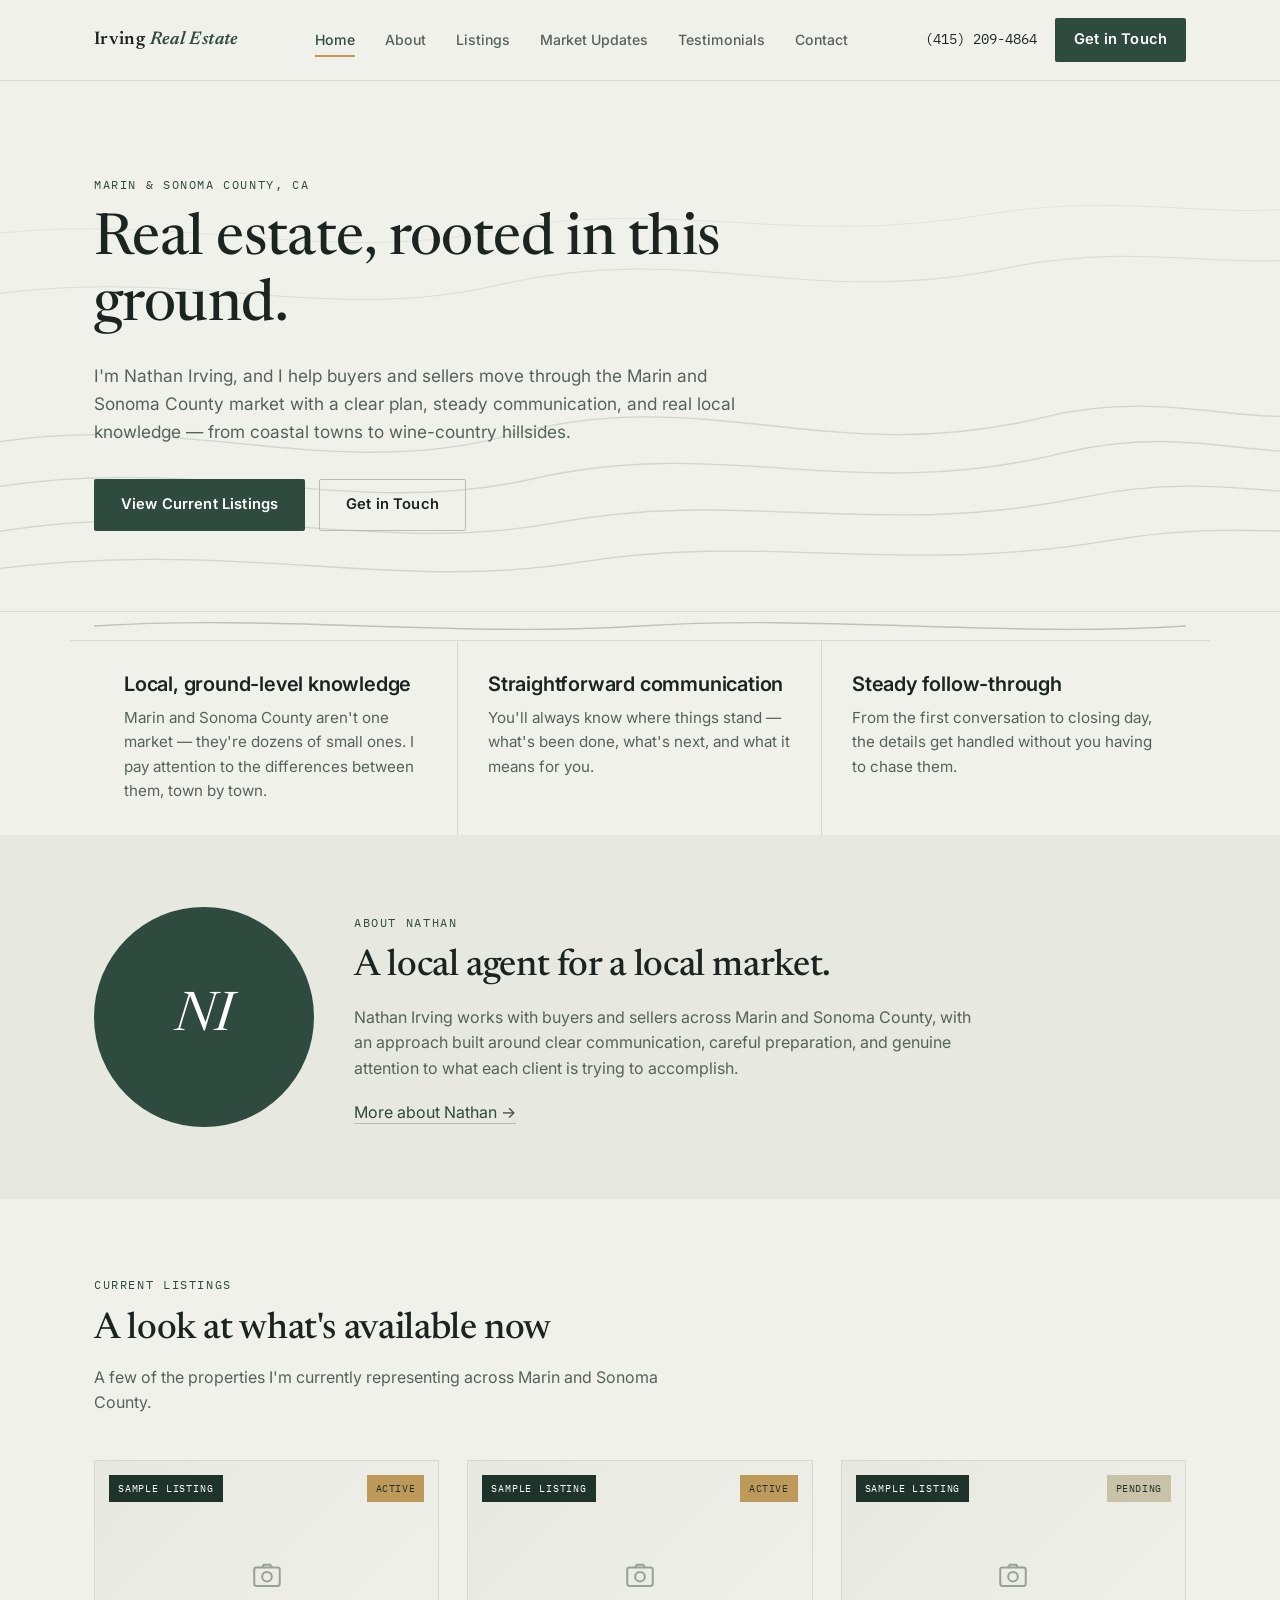
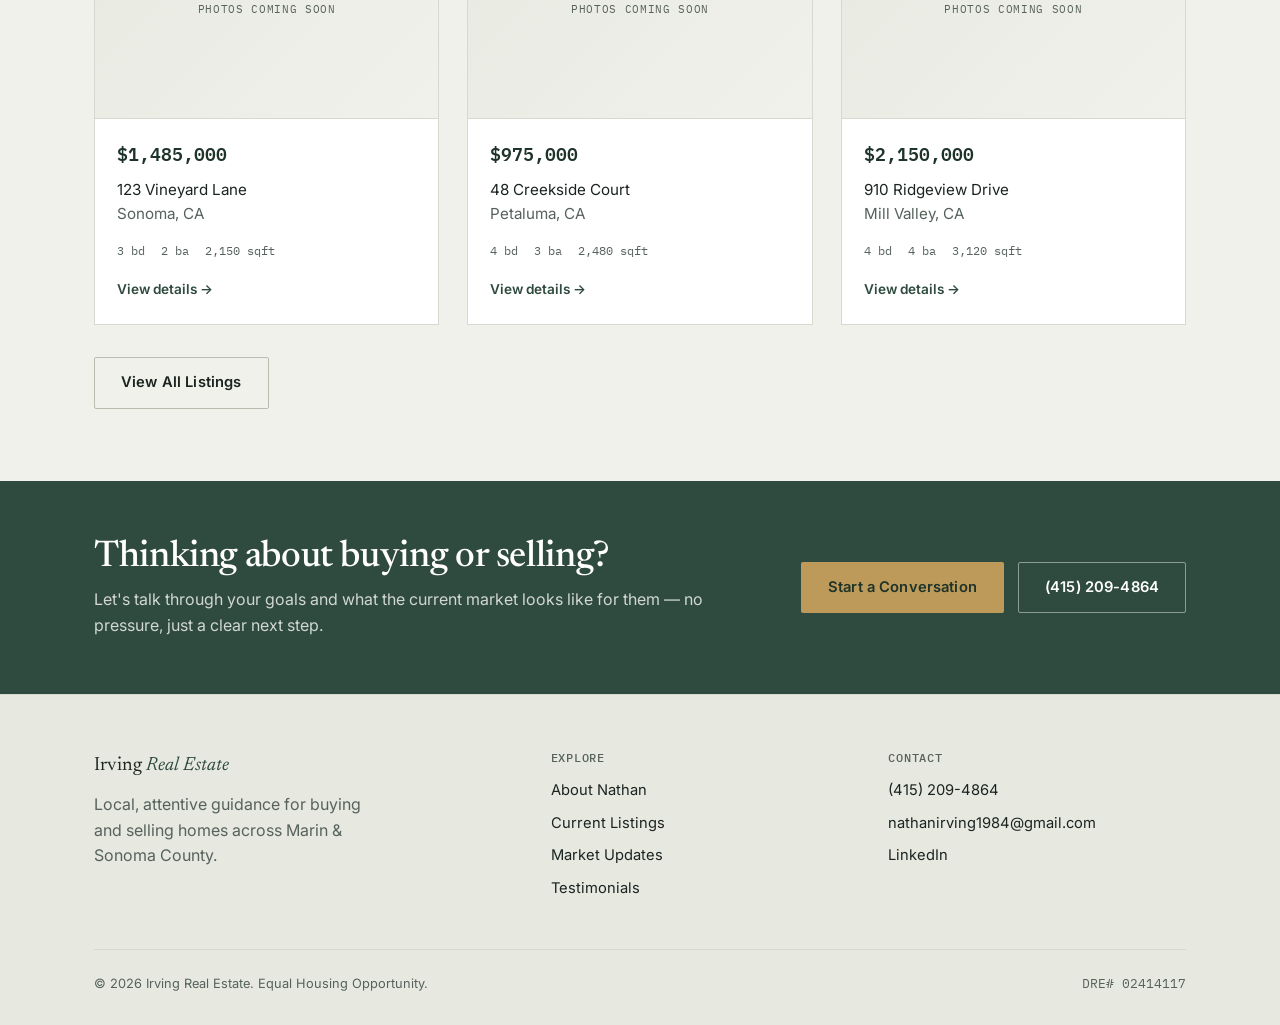
<file: index.html>
<!doctype html>
<html lang="en">
<head>
  <meta charset="UTF-8">
  <meta name="viewport" content="width=device-width, initial-scale=1.0">
  <title>Irving Real Estate | Nathan Irving — Marin &amp; Sonoma County, CA</title>
  <meta name="description" content="Nathan Irving helps buyers and sellers navigate the Marin and Sonoma County, CA real estate market with clear communication and local knowledge.">
  <link rel="icon" href="images/favicon.svg" type="image/svg+xml">
  <link rel="preconnect" href="https://fonts.googleapis.com">
  <link rel="preconnect" href="https://fonts.gstatic.com" crossorigin>
  <link href="https://fonts.googleapis.com/css2?family=Newsreader:ital,opsz,wght@0,6..72,400;0,6..72,500;0,6..72,600;1,6..72,400;1,6..72,500&family=Inter:wght@400;500;600;700&family=IBM+Plex+Mono:wght@400;500&display=swap" rel="stylesheet">
  <link rel="stylesheet" href="css/styles.css">
</head>
<body>

  <header class="site-header">
    <nav class="nav">
      <a href="index.html" class="nav-brand">Irving <span>Real Estate</span></a>
      <button class="nav-toggle" aria-label="Toggle navigation menu" aria-expanded="false">
        <span></span><span></span><span></span>
      </button>
      <div class="nav-links">
        <a href="index.html" aria-current="page">Home</a>
        <a href="about.html">About</a>
        <a href="listings.html">Listings</a>
        <a href="market-updates.html">Market Updates</a>
        <a href="testimonials.html">Testimonials</a>
        <a href="contact.html">Contact</a>
      </div>
      <div class="nav-contact">
        <span class="nav-phone">(415) 209-4864</span>
        <a href="contact.html" class="btn btn--primary" style="padding:9px 18px;">Get in Touch</a>
      </div>
    </nav>
  </header>

  <main>
    <section class="hero">
      <svg class="contour-bg" viewBox="0 0 1200 600" preserveAspectRatio="none" xmlns="http://www.w3.org/2000/svg" aria-hidden="true">
        <path d="M-50,420 C150,360 300,460 480,400 C660,340 780,440 980,380 C1100,345 1180,400 1250,370" fill="none" stroke="currentColor" stroke-width="1.5"/>
        <path d="M-50,470 C170,410 320,500 500,450 C680,400 800,480 1000,420 C1120,385 1200,440 1260,410" fill="none" stroke="currentColor" stroke-width="1.5"/>
        <path d="M-50,520 C190,460 340,540 520,500 C700,460 820,520 1020,470 C1140,440 1220,480 1270,460" fill="none" stroke="currentColor" stroke-width="1.5"/>
        <path d="M-50,560 C200,510 360,580 540,545 C720,510 840,560 1040,520 C1160,495 1240,520 1280,505" fill="none" stroke="currentColor" stroke-width="1.5"/>
        <path d="M-50,250 C160,200 300,280 470,230 C650,180 760,260 950,210 C1080,180 1160,220 1250,195" fill="none" stroke="currentColor" stroke-width="1.2" opacity="0.7"/>
        <path d="M-50,180 C150,140 290,210 460,170 C630,130 740,190 930,150 C1060,125 1140,160 1240,140" fill="none" stroke="currentColor" stroke-width="1.2" opacity="0.5"/>
      </svg>
      <div class="container">
        <div class="hero-inner">
          <span class="eyebrow">Marin &amp; Sonoma County, CA</span>
          <h1>Real estate, rooted in this ground.</h1>
          <p class="lede">I'm Nathan Irving, and I help buyers and sellers move through the Marin and Sonoma County market with a clear plan, steady communication, and real local knowledge — from coastal towns to wine-country hillsides.</p>
          <div class="hero-actions">
            <a href="listings.html" class="btn btn--primary">View Current Listings</a>
            <a href="contact.html" class="btn btn--ghost">Get in Touch</a>
          </div>
        </div>
      </div>
    </section>

    <section class="container">
      <svg class="contour-divider" viewBox="0 0 600 24" preserveAspectRatio="none" xmlns="http://www.w3.org/2000/svg" aria-hidden="true">
        <path d="M0,12 C100,2 200,22 300,12 C400,2 500,22 600,12" fill="none" stroke="currentColor" stroke-width="1.2"/>
      </svg>
    </section>

    <section class="triptych container">
      <div class="triptych-item">
        <h3>Local, ground-level knowledge</h3>
        <p>Marin and Sonoma County aren't one market — they're dozens of small ones. I pay attention to the differences between them, town by town.</p>
      </div>
      <div class="triptych-item">
        <h3>Straightforward communication</h3>
        <p>You'll always know where things stand — what's been done, what's next, and what it means for you.</p>
      </div>
      <div class="triptych-item">
        <h3>Steady follow-through</h3>
        <p>From the first conversation to closing day, the details get handled without you having to chase them.</p>
      </div>
    </section>

    <section class="section section--alt">
      <div class="container about-split">
        <div class="monogram">NI</div>
        <div>
          <span class="eyebrow">About Nathan</span>
          <h2 style="margin-bottom:16px;">A local agent for a local market.</h2>
          <p style="margin-bottom:18px;">Nathan Irving works with buyers and sellers across Marin and Sonoma County, with an approach built around clear communication, careful preparation, and genuine attention to what each client is trying to accomplish.</p>
          <a href="about.html" class="text-link">More about Nathan →</a>
        </div>
      </div>
    </section>

    <section class="section">
      <div class="container">
        <div class="section-head">
          <span class="eyebrow">Current Listings</span>
          <h2>A look at what's available now</h2>
          <p>A few of the properties I'm currently representing across Marin and Sonoma County.</p>
        </div>
        <div class="listings-grid" data-featured-grid></div>
        <div style="margin-top:32px;">
          <a href="listings.html" class="btn btn--ghost">View All Listings</a>
        </div>
      </div>
    </section>

    <section class="cta-banner">
      <div class="container cta-banner-inner">
        <div>
          <h2 style="margin-bottom:8px;">Thinking about buying or selling?</h2>
          <p>Let's talk through your goals and what the current market looks like for them — no pressure, just a clear next step.</p>
        </div>
        <div style="display:flex; gap:14px; flex-wrap:wrap;">
          <a href="contact.html" class="btn btn--accent">Start a Conversation</a>
          <a href="tel:+14152094864" class="btn btn--ghost">(415) 209-4864</a>
        </div>
      </div>
    </section>
  </main>

  <footer class="site-footer">
    <div class="container">
      <div class="footer-grid">
        <div>
          <div class="footer-brand">Irving <span>Real Estate</span></div>
          <p style="max-width:280px;">Local, attentive guidance for buying and selling homes across Marin &amp; Sonoma County.</p>
        </div>
        <div class="footer-col">
          <h4>Explore</h4>
          <a href="about.html">About Nathan</a>
          <a href="listings.html">Current Listings</a>
          <a href="market-updates.html">Market Updates</a>
          <a href="testimonials.html">Testimonials</a>
        </div>
        <div class="footer-col">
          <h4>Contact</h4>
          <a href="tel:+14152094864">(415) 209-4864</a>
          <a href="mailto:nathanirving1984@gmail.com">nathanirving1984@gmail.com</a>
          <a href="https://www.linkedin.com/in/nathan-irving-8bb08a265" target="_blank" rel="noopener">LinkedIn</a>
        </div>
      </div>
      <div class="footer-bottom">
        <span>&copy; <span data-current-year></span> Irving Real Estate. Equal Housing Opportunity.</span>
        <span class="license-note">DRE# 02414117 </span>
      </div>
    </div>
  </footer>

  <script src="js/utils.js"></script>
  <script src="js/data/listings-data.js"></script>
  <script src="js/home-featured.js"></script>
  <script src="js/nav.js"></script>
</body>
</html>
</file>
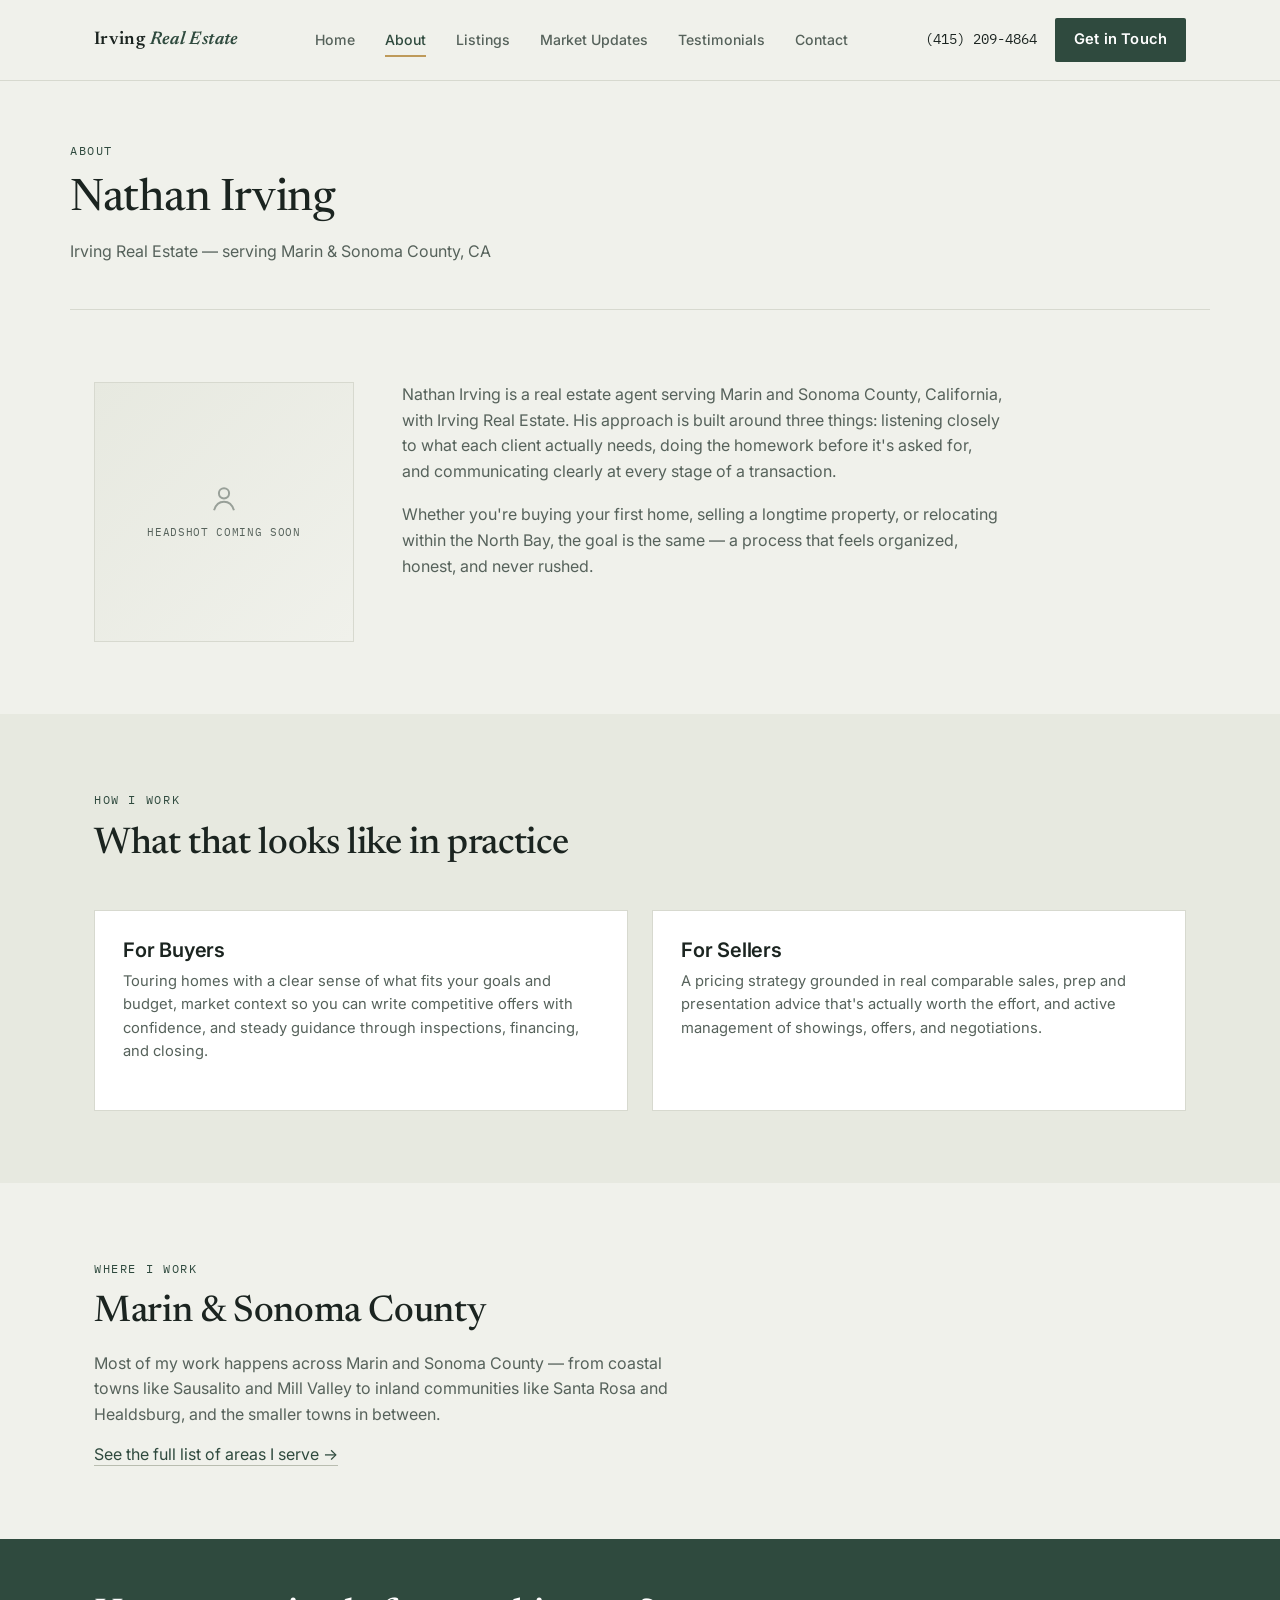
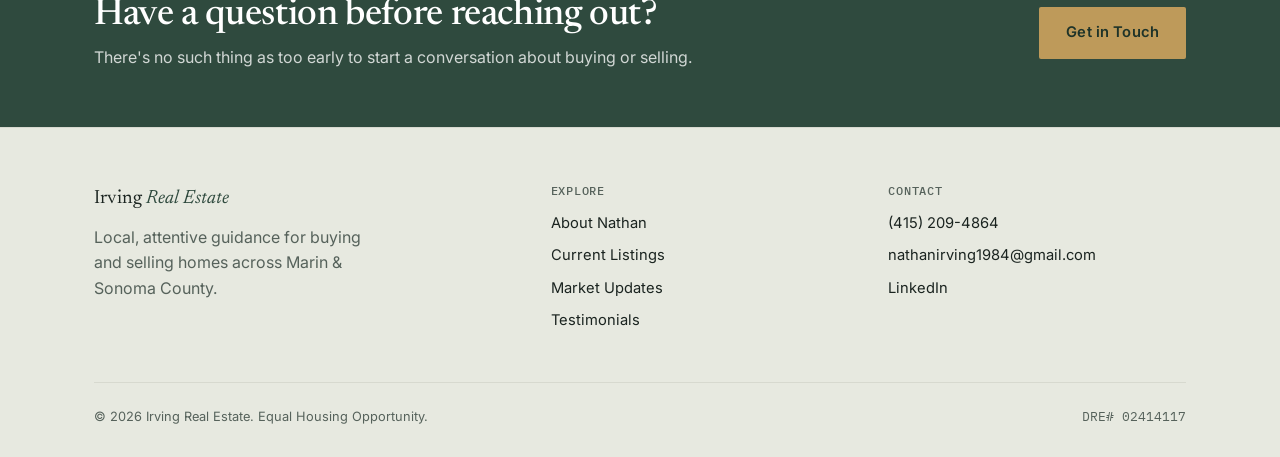
<file: about.html>
<!doctype html>
<html lang="en">
<head>
  <meta charset="UTF-8">
  <meta name="viewport" content="width=device-width, initial-scale=1.0">
  <title>About Nathan Irving | Irving Real Estate</title>
  <meta name="description" content="Nathan Irving is a real estate agent serving Marin and Sonoma County, CA with Irving Real Estate.">
  <link rel="icon" href="images/favicon.svg" type="image/svg+xml">
  <link rel="preconnect" href="https://fonts.googleapis.com">
  <link rel="preconnect" href="https://fonts.gstatic.com" crossorigin>
  <link href="https://fonts.googleapis.com/css2?family=Newsreader:ital,opsz,wght@0,6..72,400;0,6..72,500;0,6..72,600;1,6..72,400;1,6..72,500&family=Inter:wght@400;500;600;700&family=IBM+Plex+Mono:wght@400;500&display=swap" rel="stylesheet">
  <link rel="stylesheet" href="css/styles.css">
</head>
<body>

  <header class="site-header">
    <nav class="nav">
      <a href="index.html" class="nav-brand">Irving <span>Real Estate</span></a>
      <button class="nav-toggle" aria-label="Toggle navigation menu" aria-expanded="false">
        <span></span><span></span><span></span>
      </button>
      <div class="nav-links">
        <a href="index.html">Home</a>
        <a href="about.html" aria-current="page">About</a>
        <a href="listings.html">Listings</a>
        <a href="market-updates.html">Market Updates</a>
        <a href="testimonials.html">Testimonials</a>
        <a href="contact.html">Contact</a>
      </div>
      <div class="nav-contact">
        <span class="nav-phone">(415) 209-4864</span>
        <a href="contact.html" class="btn btn--primary" style="padding:9px 18px;">Get in Touch</a>
      </div>
    </nav>
  </header>

  <main>
    <div class="page-banner container">
      <span class="eyebrow">About</span>
      <h1>Nathan Irving</h1>
      <p>Irving Real Estate — serving Marin &amp; Sonoma County, CA</p>
    </div>

    <section class="section">
      <div class="container bio-split">
        <div class="photo-placeholder" style="aspect-ratio:1; border:1px solid var(--color-line);">
          <svg viewBox="0 0 24 24" fill="none" stroke="currentColor" stroke-width="1.4" style="width:34px;height:34px;">
            <circle cx="12" cy="8" r="3.6"/>
            <path d="M5 20c1.2-4 4-6 7-6s5.8 2 7 6"/>
          </svg>
          <span>Headshot coming soon</span>
        </div>
        <div>
          <!-- EDIT: replace this bio with real background — years in the industry, previous career, what drew you to real estate, anything that makes your story specific. -->
          <p style="margin-bottom:18px; max-width:60ch;">Nathan Irving is a real estate agent serving Marin and Sonoma County, California, with Irving Real Estate. His approach is built around three things: listening closely to what each client actually needs, doing the homework before it's asked for, and communicating clearly at every stage of a transaction.</p>
          <p style="max-width:60ch;">Whether you're buying your first home, selling a longtime property, or relocating within the North Bay, the goal is the same — a process that feels organized, honest, and never rushed.</p>
        </div>
      </div>
    </section>

    <section class="section section--alt">
      <div class="container">
        <div class="section-head">
          <span class="eyebrow">How I Work</span>
          <h2>What that looks like in practice</h2>
        </div>
        <div class="intake-grid">
          <div class="intake-card">
            <h3>For Buyers</h3>
            <p>Touring homes with a clear sense of what fits your goals and budget, market context so you can write competitive offers with confidence, and steady guidance through inspections, financing, and closing.</p>
          </div>
          <div class="intake-card">
            <h3>For Sellers</h3>
            <p>A pricing strategy grounded in real comparable sales, prep and presentation advice that's actually worth the effort, and active management of showings, offers, and negotiations.</p>
          </div>
        </div>
      </div>
    </section>

    <section class="section">
      <div class="container">
        <div style="max-width:600px;">
          <span class="eyebrow">Where I Work</span>
          <h2 style="margin-bottom:16px;">Marin &amp; Sonoma County</h2>
          <p style="margin-bottom:14px;">Most of my work happens across Marin and Sonoma County — from coastal towns like Sausalito and Mill Valley to inland communities like Santa Rosa and Healdsburg, and the smaller towns in between.</p>
          <a href="contact.html" class="text-link">See the full list of areas I serve →</a>
        </div>
      </div>
    </section>

    <section class="cta-banner">
      <div class="container cta-banner-inner">
        <div>
          <h2 style="margin-bottom:8px;">Have a question before reaching out?</h2>
          <p>There's no such thing as too early to start a conversation about buying or selling.</p>
        </div>
        <div style="display:flex; gap:14px; flex-wrap:wrap;">
          <a href="contact.html" class="btn btn--accent">Get in Touch</a>
        </div>
      </div>
    </section>
  </main>

  <footer class="site-footer">
    <div class="container">
      <div class="footer-grid">
        <div>
          <div class="footer-brand">Irving <span>Real Estate</span></div>
          <p style="max-width:280px;">Local, attentive guidance for buying and selling homes across Marin &amp; Sonoma County.</p>
        </div>
        <div class="footer-col">
          <h4>Explore</h4>
          <a href="about.html">About Nathan</a>
          <a href="listings.html">Current Listings</a>
          <a href="market-updates.html">Market Updates</a>
          <a href="testimonials.html">Testimonials</a>
        </div>
        <div class="footer-col">
          <h4>Contact</h4>
          <a href="tel:+14152094864">(415) 209-4864</a>
          <a href="mailto:nathanirving1984@gmail.com">nathanirving1984@gmail.com</a>
          <a href="https://www.linkedin.com/in/nathan-irving-8bb08a265" target="_blank" rel="noopener">LinkedIn</a>
        </div>
      </div>
      <div class="footer-bottom">
        <span>&copy; <span data-current-year></span> Irving Real Estate. Equal Housing Opportunity.</span>
        <span class="license-note">DRE# 02414117 </span>
      </div>
    </div>
  </footer>

  <script src="js/nav.js"></script>
</body>
</html>
</file>
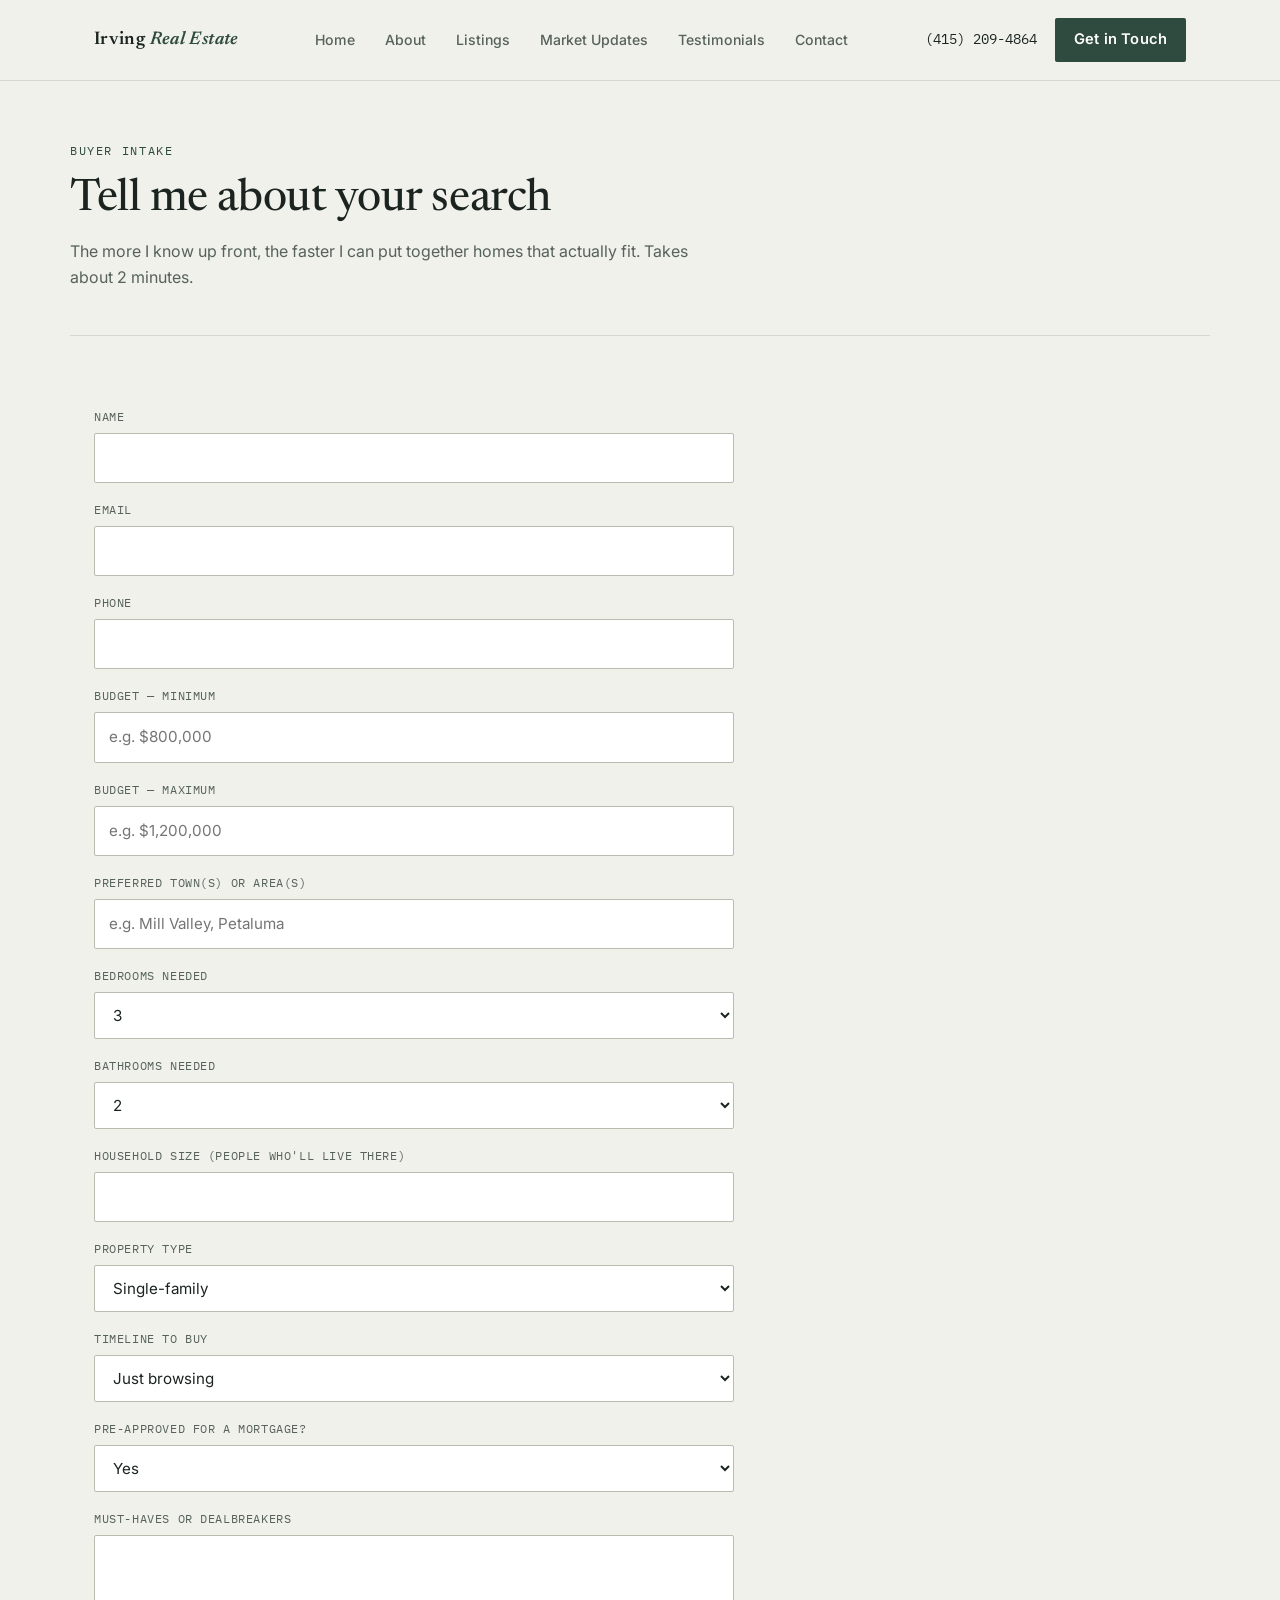
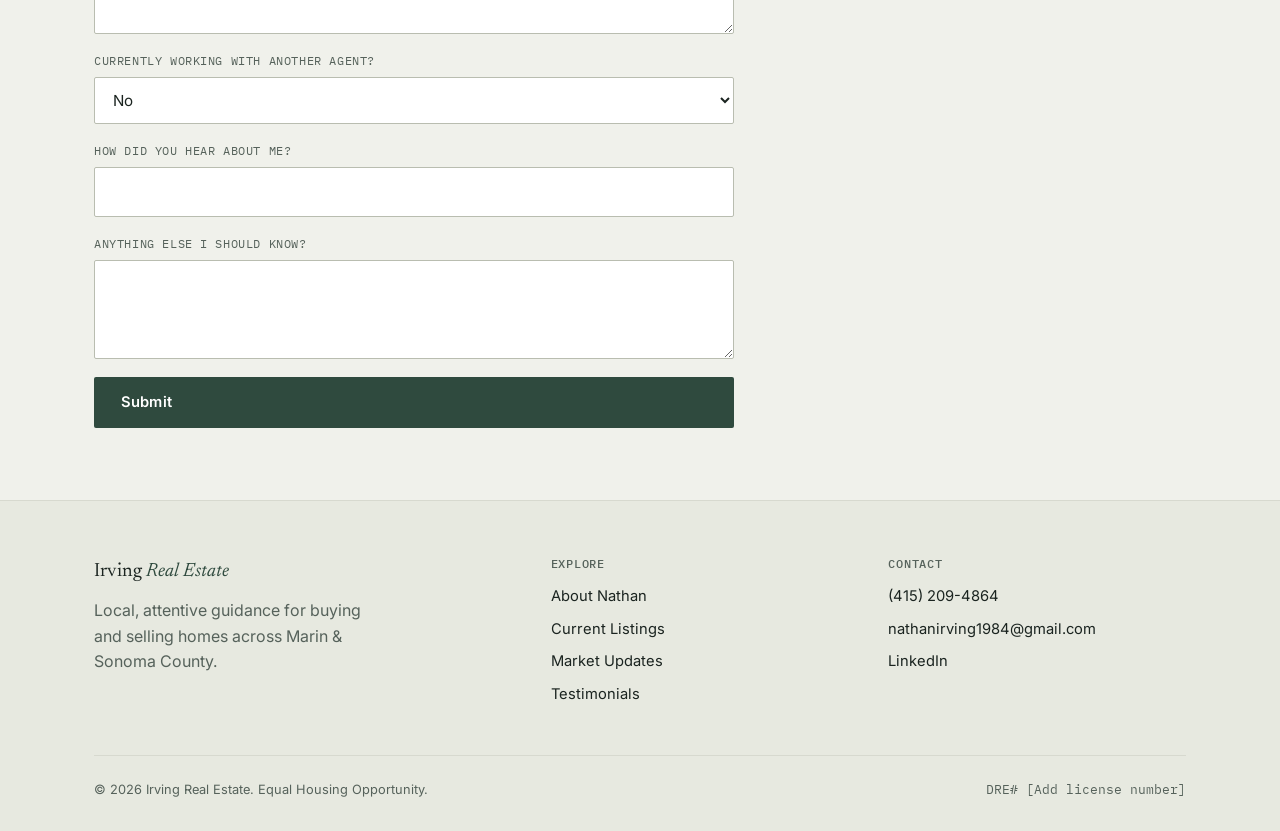
<file: buyer-intake.html>
<!doctype html>
<html lang="en">
<head>
  <meta charset="UTF-8">
  <meta name="viewport" content="width=device-width, initial-scale=1.0">
  <title>Buyer Intake Form | Irving Real Estate</title>
  <meta name="description" content="Tell Nathan Irving about your home search in Marin and Sonoma County, CA.">
  <link rel="icon" href="images/favicon.svg" type="image/svg+xml">
  <link rel="preconnect" href="https://fonts.googleapis.com">
  <link rel="preconnect" href="https://fonts.gstatic.com" crossorigin>
  <link href="https://fonts.googleapis.com/css2?family=Newsreader:ital,opsz,wght@0,6..72,400;0,6..72,500;0,6..72,600;1,6..72,400;1,6..72,500&family=Inter:wght@400;500;600;700&family=IBM+Plex+Mono:wght@400;500&display=swap" rel="stylesheet">
  <link rel="stylesheet" href="css/styles.css">
</head>
<body>

  <header class="site-header">
    <nav class="nav">
      <a href="index.html" class="nav-brand">Irving <span>Real Estate</span></a>
      <button class="nav-toggle" aria-label="Toggle navigation menu" aria-expanded="false">
        <span></span><span></span><span></span>
      </button>
      <div class="nav-links">
        <a href="index.html">Home</a>
        <a href="about.html">About</a>
        <a href="listings.html">Listings</a>
        <a href="market-updates.html">Market Updates</a>
        <a href="testimonials.html">Testimonials</a>
        <a href="contact.html">Contact</a>
      </div>
      <div class="nav-contact">
        <span class="nav-phone">(415) 209-4864</span>
        <a href="contact.html" class="btn btn--primary" style="padding:9px 18px;">Get in Touch</a>
      </div>
    </nav>
  </header>

  <main>
    <div class="page-banner container">
      <span class="eyebrow">Buyer Intake</span>
      <h1>Tell me about your search</h1>
      <p>The more I know up front, the faster I can put together homes that actually fit. Takes about 2 minutes.</p>
    </div>

    <section class="section">
      <div class="container">
        <!--
          EDIT: Replace YOUR_FORM_ID with the endpoint from a
          NEW Formspree form created specifically for this page
          (don't reuse the contact form's endpoint).
        -->
        <form action="https://formspree.io/f/mkolveyd" method="POST" class="form-grid" style="max-width:640px;">
          <div class="form-row">
            <label for="name">Name</label>
            <input type="text" id="name" name="name" required>
          </div>
          <div class="form-row">
            <label for="email">Email</label>
            <input type="email" id="email" name="email" required>
          </div>
          <div class="form-row">
            <label for="phone">Phone</label>
            <input type="tel" id="phone" name="phone">
          </div>
          <div class="form-row">
            <label for="budget_min">Budget — minimum</label>
            <input type="text" id="budget_min" name="budget_min" placeholder="e.g. $800,000">
          </div>
          <div class="form-row">
            <label for="budget_max">Budget — maximum</label>
            <input type="text" id="budget_max" name="budget_max" placeholder="e.g. $1,200,000">
          </div>
          <div class="form-row">
            <label for="location">Preferred town(s) or area(s)</label>
            <input type="text" id="location" name="location" placeholder="e.g. Mill Valley, Petaluma">
          </div>
          <div class="form-row">
            <label for="bedrooms">Bedrooms needed</label>
            <select id="bedrooms" name="bedrooms">
              <option value="1">1</option>
              <option value="2">2</option>
              <option value="3" selected>3</option>
              <option value="4">4</option>
              <option value="5+">5+</option>
            </select>
          </div>
          <div class="form-row">
            <label for="bathrooms">Bathrooms needed</label>
            <select id="bathrooms" name="bathrooms">
              <option value="1">1</option>
              <option value="2" selected>2</option>
              <option value="3">3</option>
              <option value="4+">4+</option>
            </select>
          </div>
          <div class="form-row">
            <label for="household_size">Household size (people who'll live there)</label>
            <input type="number" id="household_size" name="household_size" min="1">
          </div>
          <div class="form-row">
            <label for="property_type">Property type</label>
            <select id="property_type" name="property_type">
              <option value="Single-family">Single-family</option>
              <option value="Condo">Condo</option>
              <option value="Townhouse">Townhouse</option>
              <option value="Multi-family">Multi-family</option>
              <option value="Land">Land</option>
            </select>
          </div>
          <div class="form-row">
            <label for="timeline">Timeline to buy</label>
            <select id="timeline" name="timeline">
              <option value="Just browsing">Just browsing</option>
              <option value="3-6 months">3–6 months</option>
              <option value="ASAP">ASAP</option>
            </select>
          </div>
          <div class="form-row">
            <label for="preapproved">Pre-approved for a mortgage?</label>
            <select id="preapproved" name="preapproved">
              <option value="Yes">Yes</option>
              <option value="No">No</option>
              <option value="Not sure">Not sure</option>
            </select>
          </div>
          <div class="form-row">
            <label for="must_haves">Must-haves or dealbreakers</label>
            <textarea id="must_haves" name="must_haves" rows="3"></textarea>
          </div>
          <div class="form-row">
            <label for="other_agent">Currently working with another agent?</label>
            <select id="other_agent" name="other_agent">
              <option value="No">No</option>
              <option value="Yes">Yes</option>
            </select>
          </div>
          <div class="form-row">
            <label for="referral">How did you hear about me?</label>
            <input type="text" id="referral" name="referral">
          </div>
          <div class="form-row">
            <label for="notes">Anything else I should know?</label>
            <textarea id="notes" name="notes" rows="3"></textarea>
          </div>
          <button type="submit" class="btn btn--primary">Submit</button>
        </form>
      </div>
    </section>
  </main>

  <footer class="site-footer">
    <div class="container">
      <div class="footer-grid">
        <div>
          <div class="footer-brand">Irving <span>Real Estate</span></div>
          <p style="max-width:280px;">Local, attentive guidance for buying and selling homes across Marin &amp; Sonoma County.</p>
        </div>
        <div class="footer-col">
          <h4>Explore</h4>
          <a href="about.html">About Nathan</a>
          <a href="listings.html">Current Listings</a>
          <a href="market-updates.html">Market Updates</a>
          <a href="testimonials.html">Testimonials</a>
        </div>
        <div class="footer-col">
          <h4>Contact</h4>
          <a href="tel:+14152094864">(415) 209-4864</a>
          <a href="mailto:nathanirving1984@gmail.com">nathanirving1984@gmail.com</a>
          <a href="https://www.linkedin.com/in/nathan-irving-8bb08a265" target="_blank" rel="noopener">LinkedIn</a>
        </div>
      </div>
      <div class="footer-bottom">
        <span>&copy; <span data-current-year></span> Irving Real Estate. Equal Housing Opportunity.</span>
        <span class="license-note">DRE# [Add license number]</span>
      </div>
    </div>
  </footer>

  <script src="js/nav.js"></script>
</body>
</html>
</file>
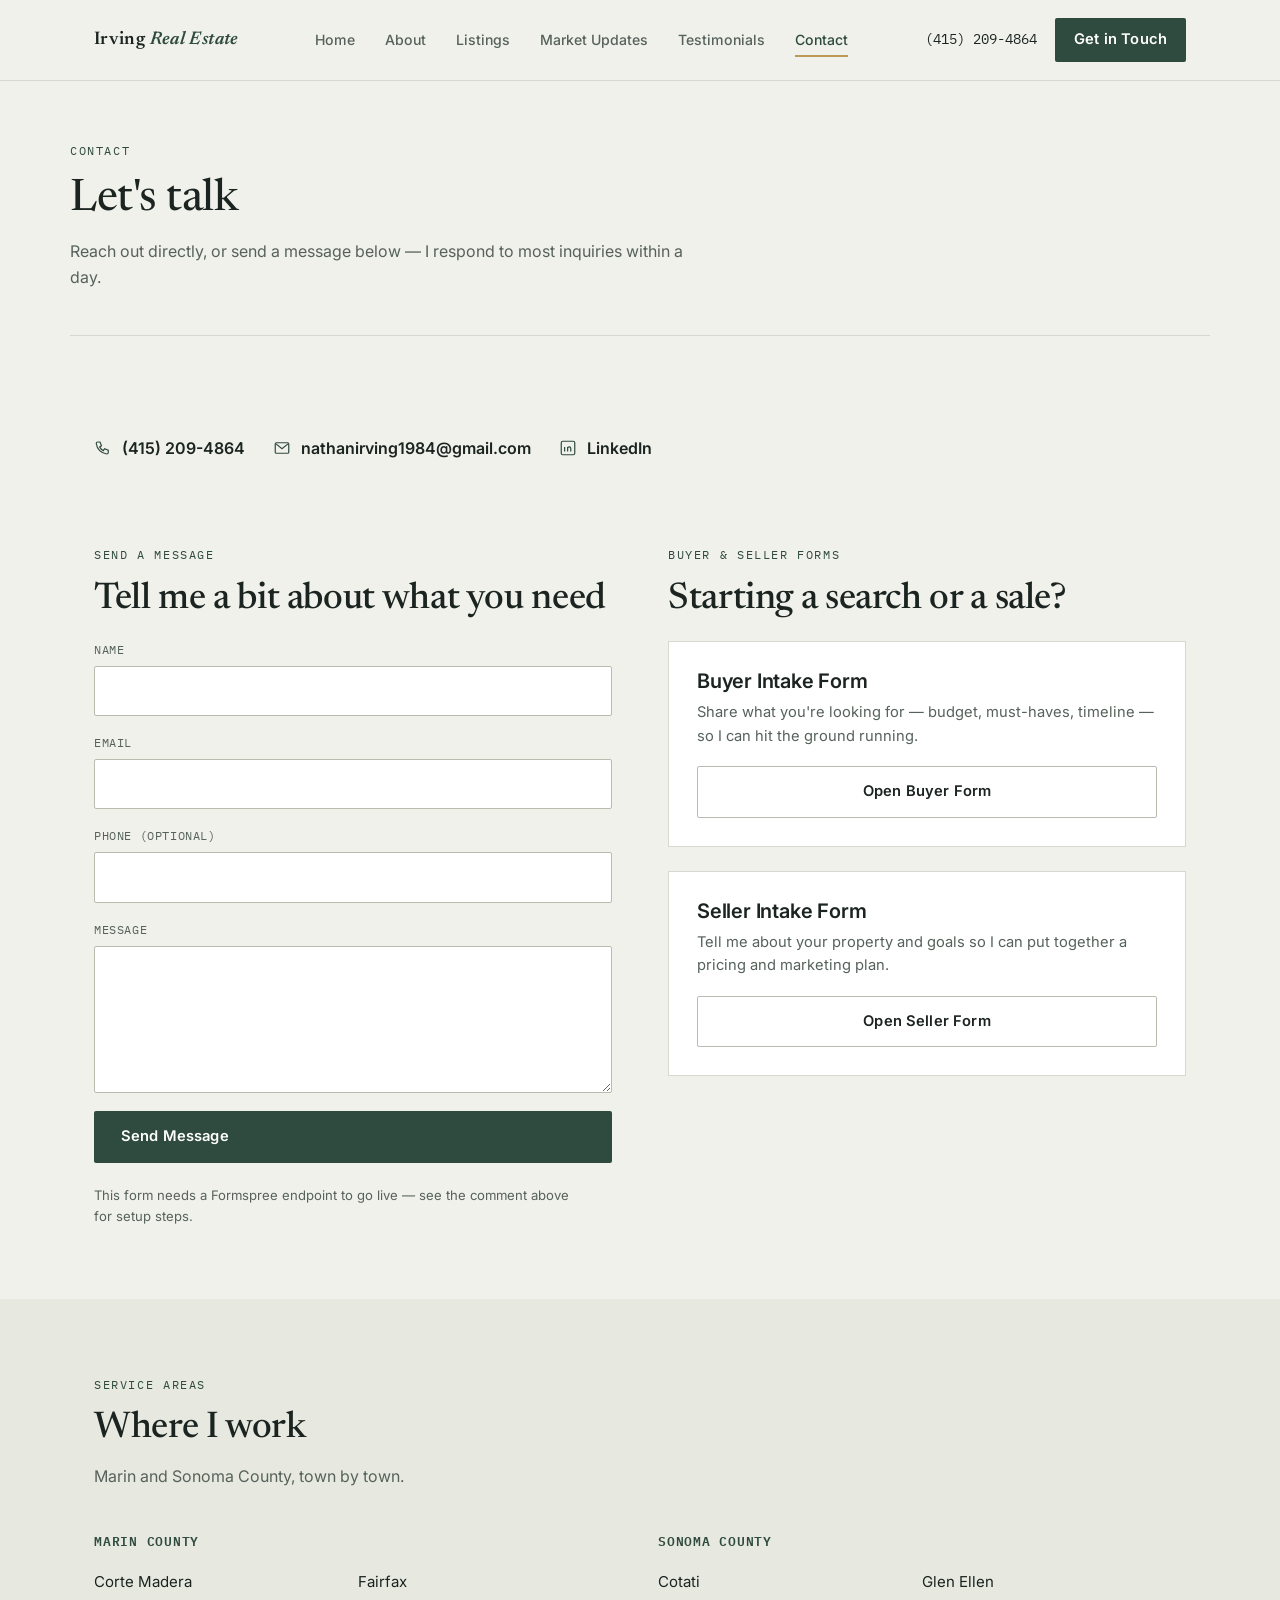
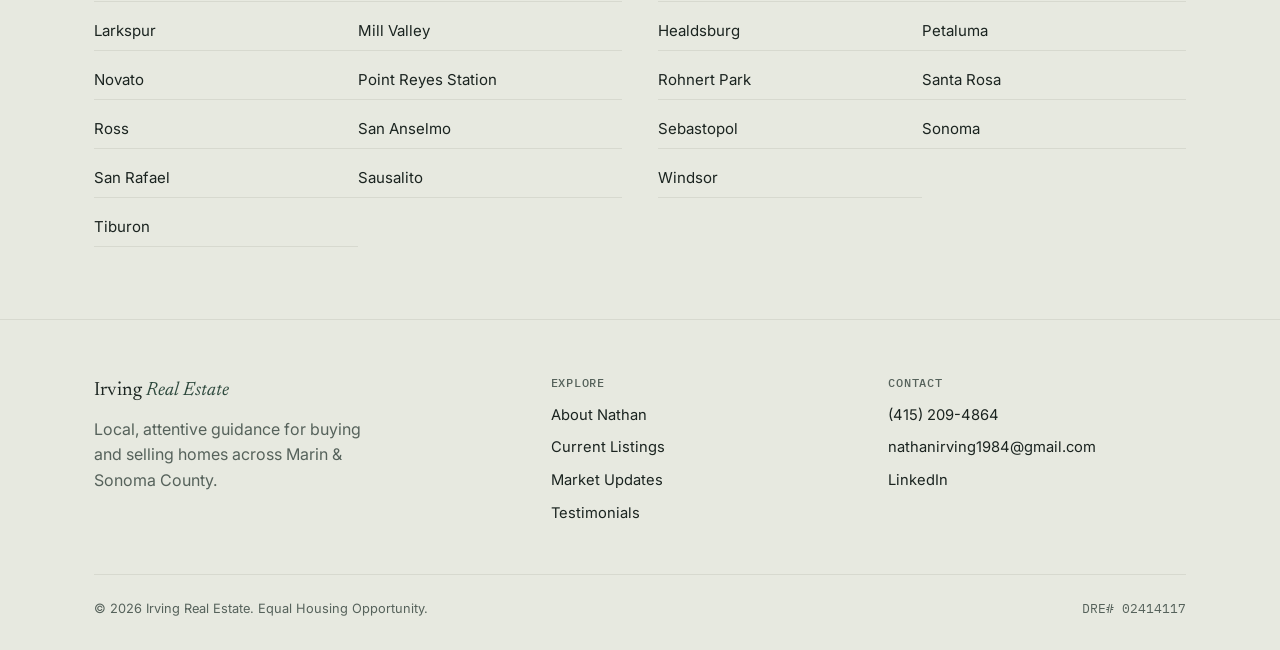
<file: contact.html>
<!doctype html>
<html lang="en">
<head>
  <meta charset="UTF-8">
  <meta name="viewport" content="width=device-width, initial-scale=1.0">
  <title>Contact | Irving Real Estate</title>
  <meta name="description" content="Get in touch with Nathan Irving, serving Marin and Sonoma County, CA.">
  <link rel="icon" href="images/favicon.svg" type="image/svg+xml">
  <link rel="preconnect" href="https://fonts.googleapis.com">
  <link rel="preconnect" href="https://fonts.gstatic.com" crossorigin>
  <link href="https://fonts.googleapis.com/css2?family=Newsreader:ital,opsz,wght@0,6..72,400;0,6..72,500;0,6..72,600;1,6..72,400;1,6..72,500&family=Inter:wght@400;500;600;700&family=IBM+Plex+Mono:wght@400;500&display=swap" rel="stylesheet">
  <link rel="stylesheet" href="css/styles.css">
</head>
<body>

  <header class="site-header">
    <nav class="nav">
      <a href="index.html" class="nav-brand">Irving <span>Real Estate</span></a>
      <button class="nav-toggle" aria-label="Toggle navigation menu" aria-expanded="false">
        <span></span><span></span><span></span>
      </button>
      <div class="nav-links">
        <a href="index.html">Home</a>
        <a href="about.html">About</a>
        <a href="listings.html">Listings</a>
        <a href="market-updates.html">Market Updates</a>
        <a href="testimonials.html">Testimonials</a>
        <a href="contact.html" aria-current="page">Contact</a>
      </div>
      <div class="nav-contact">
        <span class="nav-phone">(415) 209-4864</span>
        <a href="contact.html" class="btn btn--primary" style="padding:9px 18px;">Get in Touch</a>
      </div>
    </nav>
  </header>

  <main>
    <div class="page-banner container">
      <span class="eyebrow">Contact</span>
      <h1>Let's talk</h1>
      <p>Reach out directly, or send a message below — I respond to most inquiries within a day.</p>
    </div>

    <section class="section" style="padding-bottom:0;">
      <div class="container">
        <div class="contact-row">
          <a href="tel:+14152094864">
            <svg viewBox="0 0 24 24" fill="none" stroke="currentColor" stroke-width="1.6"><path d="M5 4h3l2 5-2.5 1.5a11 11 0 0 0 5 5L14 13l5 2v3a2 2 0 0 1-2 2A16 16 0 0 1 3 6a2 2 0 0 1 2-2z"/></svg>
            (415) 209-4864
          </a>
          <a href="mailto:nathanirving1984@gmail.com">
            <svg viewBox="0 0 24 24" fill="none" stroke="currentColor" stroke-width="1.6"><rect x="3" y="5" width="18" height="14" rx="1.5"/><path d="M4 6.5L12 13l8-6.5"/></svg>
            nathanirving1984@gmail.com
          </a>
          <a href="https://www.linkedin.com/in/nathan-irving-8bb08a265" target="_blank" rel="noopener">
            <svg viewBox="0 0 24 24" fill="none" stroke="currentColor" stroke-width="1.6"><rect x="3" y="3" width="18" height="18" rx="2"/><path d="M7.5 10.5v6M7.5 7.5v.01M11.5 16.5v-3.7c0-1.4 1-2.3 2.2-2.3 1.2 0 2 .9 2 2.3v3.7M11.5 10.5v6"/></svg>
            LinkedIn
          </a>
        </div>
      </div>
    </section>

    <section class="section">
      <div class="container contact-split">
        <div>
          <span class="eyebrow">Send a Message</span>
          <h2 style="margin-bottom:20px;">Tell me a bit about what you need</h2>
          <!--
            EDIT: This form posts to Formspree, a free service that
            forwards form submissions to your email.
            1. Go to https://formspree.io and sign up free.
            2. Create a new form and copy the endpoint it gives you.
            3. Replace YOUR_FORM_ID below with your real endpoint.
          -->
          <form action="https://formspree.io/f/xkolvego" method="POST" class="form-grid">
            <div class="form-row">
              <label for="name">Name</label>
              <input type="text" id="name" name="name" required>
            </div>
            <div class="form-row">
              <label for="email">Email</label>
              <input type="email" id="email" name="email" required>
            </div>
            <div class="form-row">
              <label for="phone">Phone (optional)</label>
              <input type="tel" id="phone" name="phone">
            </div>
            <div class="form-row">
              <label for="message">Message</label>
              <textarea id="message" name="message" rows="5" required></textarea>
            </div>
            <button type="submit" class="btn btn--primary">Send Message</button>
            <p class="form-note">This form needs a Formspree endpoint to go live — see the comment above for setup steps.</p>
          </form>
        </div>

        <div>
          <span class="eyebrow">Buyer &amp; Seller Forms</span>
          <h2 style="margin-bottom:20px;">Starting a search or a sale?</h2>
          <div class="intake-grid" style="grid-template-columns:1fr;">
            <div class="intake-card">
              <h3>Buyer Intake Form</h3>
              <p>Share what you're looking for — budget, must-haves, timeline — so I can hit the ground running.</p>
              <!-- EDIT: replace href="#" with the link to your real buyer intake form -->
              <a href="buyer-intake.html" class="btn btn--ghost btn--block">Open Buyer Form</a>
            </div>
            <div class="intake-card">
              <h3>Seller Intake Form</h3>
              <p>Tell me about your property and goals so I can put together a pricing and marketing plan.</p>
              <!-- EDIT: replace href="#" with the link to your real seller intake form -->
              <a href="seller-intake.html" class="btn btn--ghost btn--block">Open Seller Form</a>
            </div>
          </div>
        </div>
      </div>
    </section>

    <section class="section section--alt">
      <div class="container">
        <div class="section-head">
          <span class="eyebrow">Service Areas</span>
          <h2>Where I work</h2>
          <p>Marin and Sonoma County, town by town.</p>
        </div>
        <div class="areas-grid" data-areas-grid></div>
      </div>
    </section>
  </main>

  <footer class="site-footer">
    <div class="container">
      <div class="footer-grid">
        <div>
          <div class="footer-brand">Irving <span>Real Estate</span></div>
          <p style="max-width:280px;">Local, attentive guidance for buying and selling homes across Marin &amp; Sonoma County.</p>
        </div>
        <div class="footer-col">
          <h4>Explore</h4>
          <a href="about.html">About Nathan</a>
          <a href="listings.html">Current Listings</a>
          <a href="market-updates.html">Market Updates</a>
          <a href="testimonials.html">Testimonials</a>
        </div>
        <div class="footer-col">
          <h4>Contact</h4>
          <a href="tel:+14152094864">(415) 209-4864</a>
          <a href="mailto:nathanirving1984@gmail.com">nathanirving1984@gmail.com</a>
          <a href="https://www.linkedin.com/in/nathan-irving-8bb08a265" target="_blank" rel="noopener">LinkedIn</a>
        </div>
      </div>
      <div class="footer-bottom">
        <span>&copy; <span data-current-year></span> Irving Real Estate. Equal Housing Opportunity.</span>
        <span class="license-note">DRE# 02414117 </span>
      </div>
    </div>
  </footer>

  <script src="js/data/service-areas-data.js"></script>
  <script src="js/areas.js"></script>
  <script src="js/nav.js"></script>
</body>
</html>
</file>
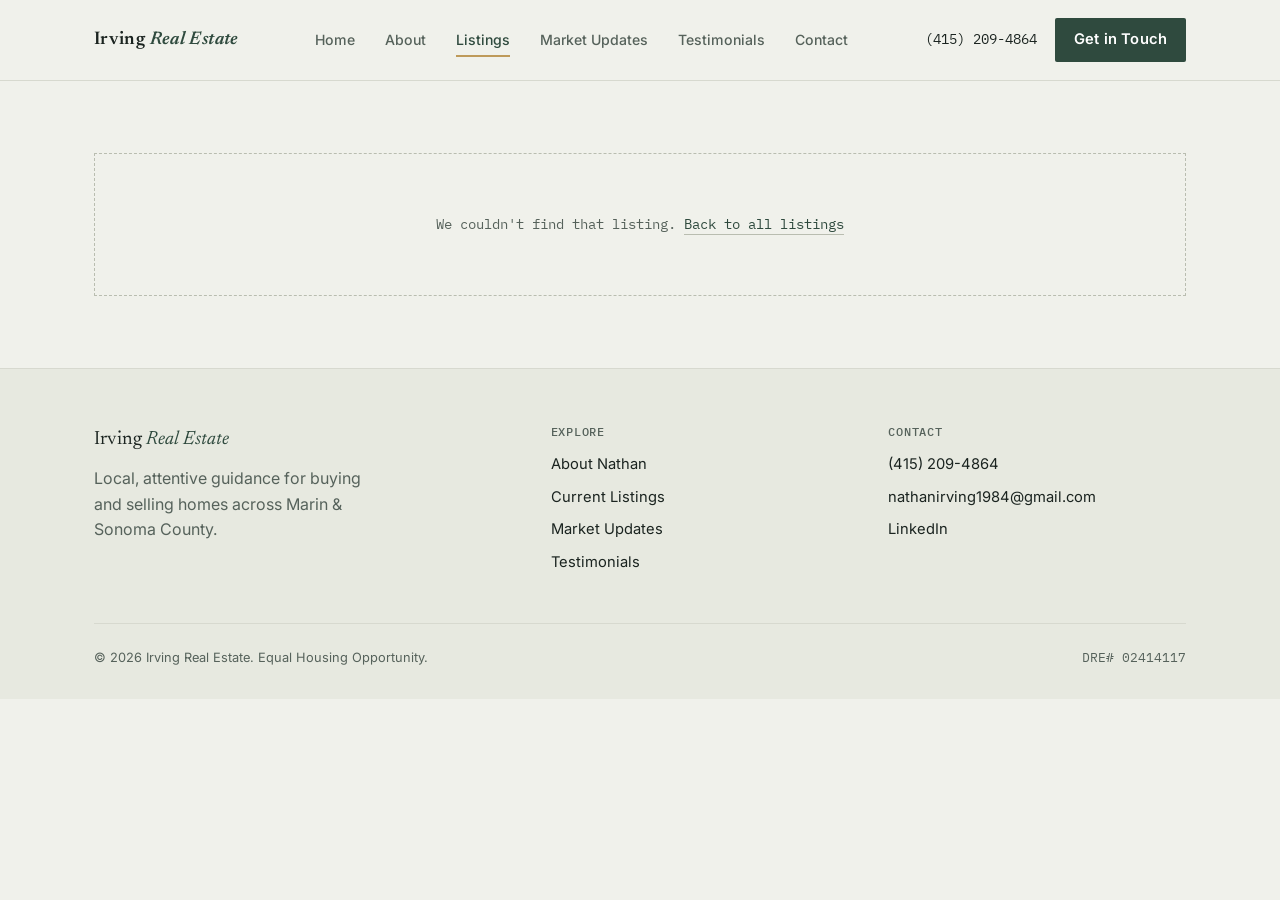
<file: listing.html>
<!doctype html>
<html lang="en">
<head>
  <meta charset="UTF-8">
  <meta name="viewport" content="width=device-width, initial-scale=1.0">
  <title>Listing | Irving Real Estate</title>
  <link rel="icon" href="images/favicon.svg" type="image/svg+xml">
  <link rel="preconnect" href="https://fonts.googleapis.com">
  <link rel="preconnect" href="https://fonts.gstatic.com" crossorigin>
  <link href="https://fonts.googleapis.com/css2?family=Newsreader:ital,opsz,wght@0,6..72,400;0,6..72,500;0,6..72,600;1,6..72,400;1,6..72,500&family=Inter:wght@400;500;600;700&family=IBM+Plex+Mono:wght@400;500&display=swap" rel="stylesheet">
  <link rel="stylesheet" href="css/styles.css">
</head>
<body>

  <header class="site-header">
    <nav class="nav">
      <a href="index.html" class="nav-brand">Irving <span>Real Estate</span></a>
      <button class="nav-toggle" aria-label="Toggle navigation menu" aria-expanded="false">
        <span></span><span></span><span></span>
      </button>
      <div class="nav-links">
        <a href="index.html">Home</a>
        <a href="about.html">About</a>
        <a href="listings.html" aria-current="page">Listings</a>
        <a href="market-updates.html">Market Updates</a>
        <a href="testimonials.html">Testimonials</a>
        <a href="contact.html">Contact</a>
      </div>
      <div class="nav-contact">
        <span class="nav-phone">(415) 209-4864</span>
        <a href="contact.html" class="btn btn--primary" style="padding:9px 18px;">Get in Touch</a>
      </div>
    </nav>
  </header>

  <main>
    <section class="section">
      <div class="container" data-listing-detail>
        <!-- Filled in automatically by js/listing-detail.js based on the ?id= in the URL -->
      </div>
    </section>
  </main>

  <footer class="site-footer">
    <div class="container">
      <div class="footer-grid">
        <div>
          <div class="footer-brand">Irving <span>Real Estate</span></div>
          <p style="max-width:280px;">Local, attentive guidance for buying and selling homes across Marin &amp; Sonoma County.</p>
        </div>
        <div class="footer-col">
          <h4>Explore</h4>
          <a href="about.html">About Nathan</a>
          <a href="listings.html">Current Listings</a>
          <a href="market-updates.html">Market Updates</a>
          <a href="testimonials.html">Testimonials</a>
        </div>
        <div class="footer-col">
          <h4>Contact</h4>
          <a href="tel:+14152094864">(415) 209-4864</a>
          <a href="mailto:nathanirving1984@gmail.com">nathanirving1984@gmail.com</a>
          <a href="https://www.linkedin.com/in/nathan-irving-8bb08a265" target="_blank" rel="noopener">LinkedIn</a>
        </div>
      </div>
      <div class="footer-bottom">
        <span>&copy; <span data-current-year></span> Irving Real Estate. Equal Housing Opportunity.</span>
        <span class="license-note">DRE# 02414117 </span>
      </div>
    </div>
  </footer>

  <script src="js/utils.js"></script>
  <script src="js/data/listings-data.js"></script>
  <script src="js/listing-detail.js"></script>
  <script src="js/nav.js"></script>
</body>
</html>
</file>
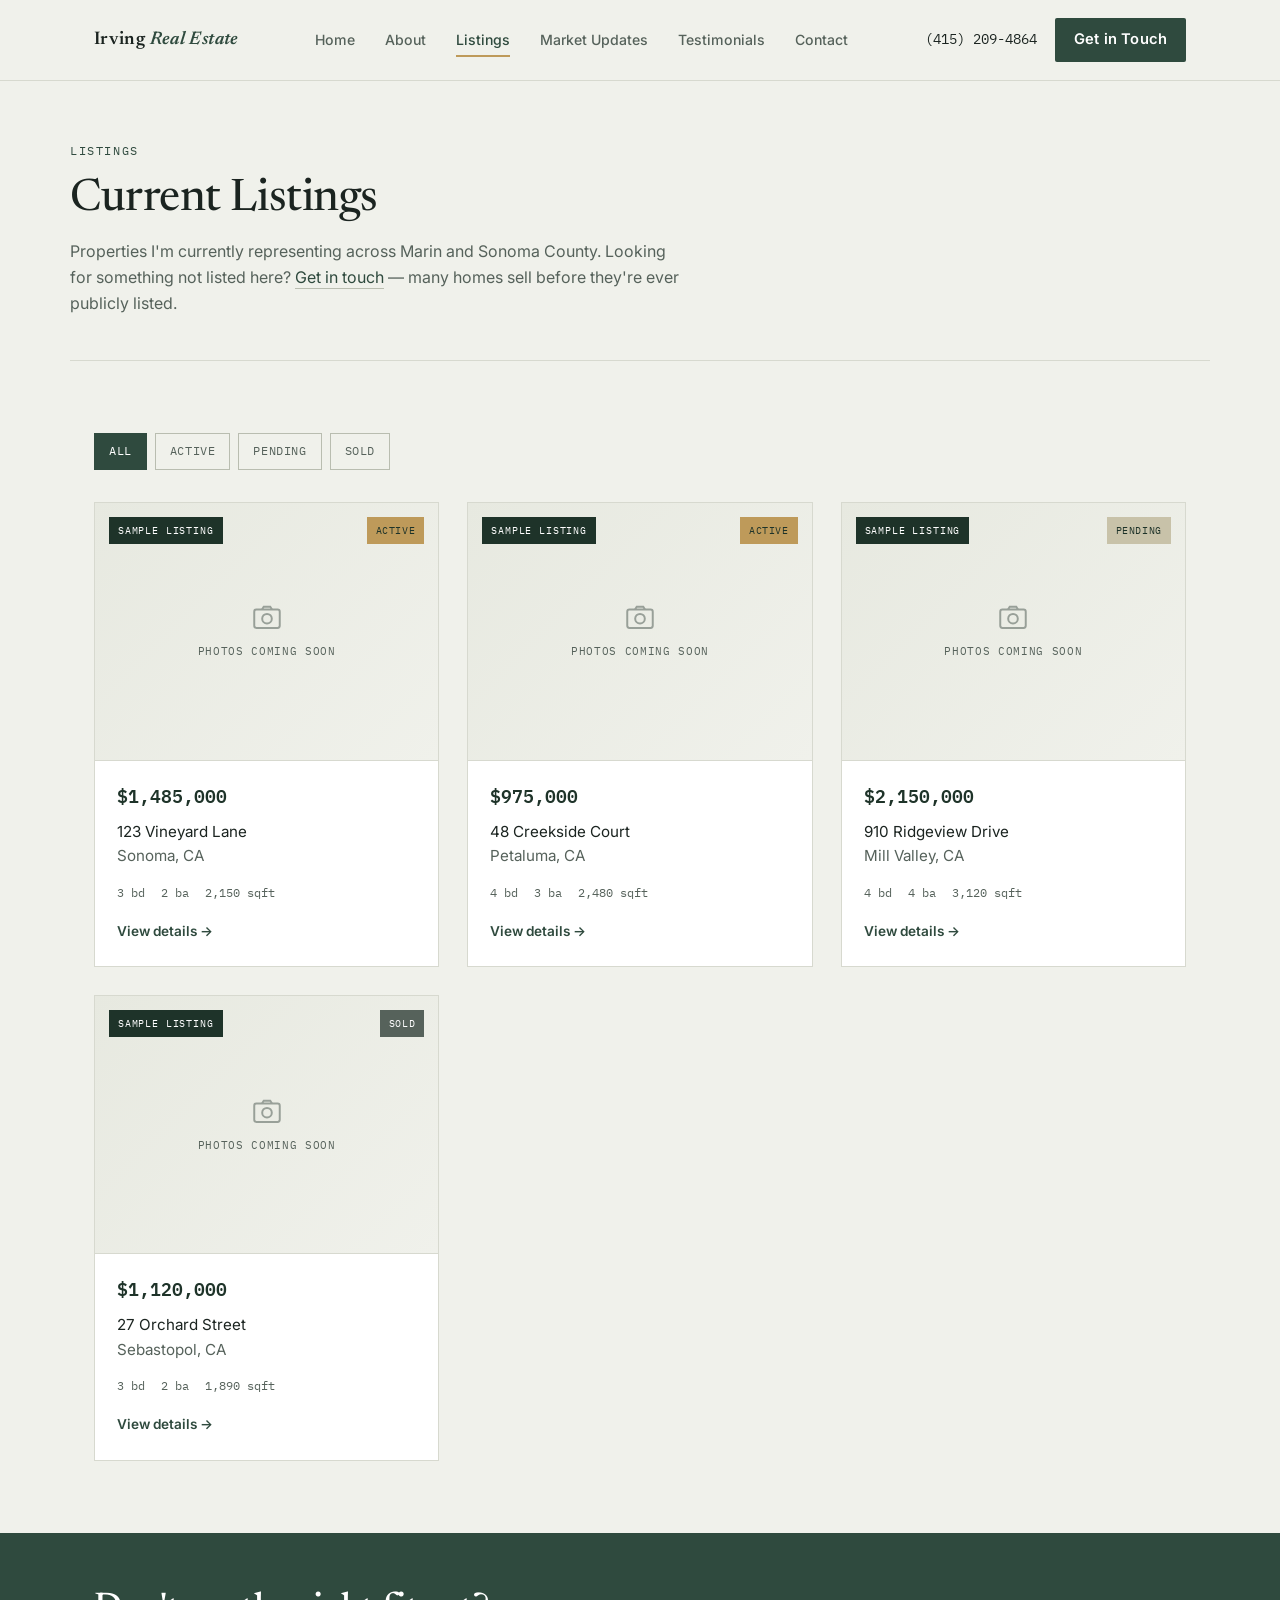
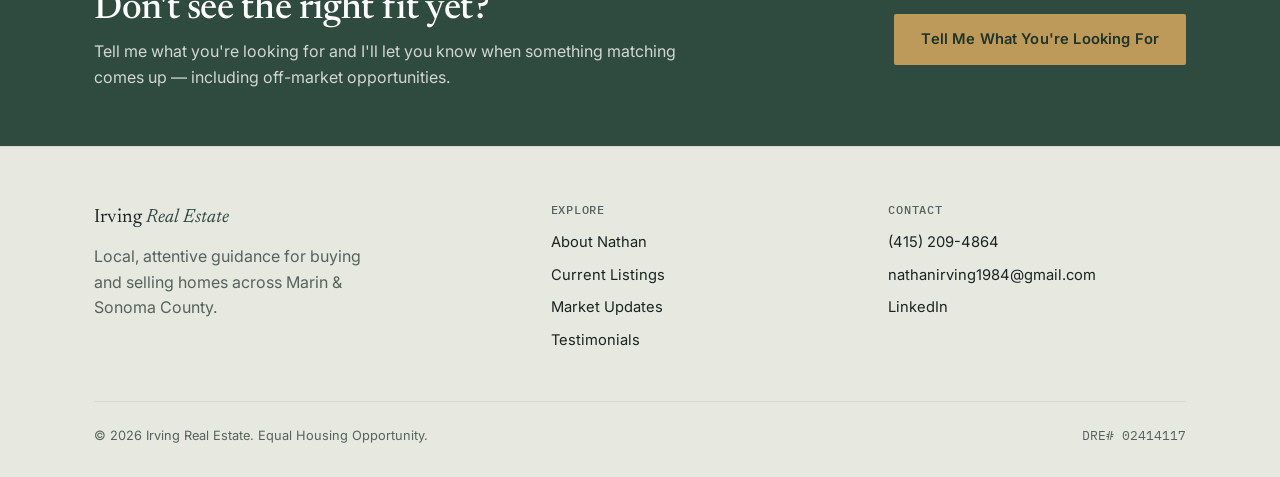
<file: listings.html>
<!doctype html>
<html lang="en">
<head>
  <meta charset="UTF-8">
  <meta name="viewport" content="width=device-width, initial-scale=1.0">
  <title>Current Listings | Irving Real Estate</title>
  <meta name="description" content="Current real estate listings from Nathan Irving across Marin and Sonoma County, CA.">
  <link rel="icon" href="images/favicon.svg" type="image/svg+xml">
  <link rel="preconnect" href="https://fonts.googleapis.com">
  <link rel="preconnect" href="https://fonts.gstatic.com" crossorigin>
  <link href="https://fonts.googleapis.com/css2?family=Newsreader:ital,opsz,wght@0,6..72,400;0,6..72,500;0,6..72,600;1,6..72,400;1,6..72,500&family=Inter:wght@400;500;600;700&family=IBM+Plex+Mono:wght@400;500&display=swap" rel="stylesheet">
  <link rel="stylesheet" href="css/styles.css">
</head>
<body>

  <header class="site-header">
    <nav class="nav">
      <a href="index.html" class="nav-brand">Irving <span>Real Estate</span></a>
      <button class="nav-toggle" aria-label="Toggle navigation menu" aria-expanded="false">
        <span></span><span></span><span></span>
      </button>
      <div class="nav-links">
        <a href="index.html">Home</a>
        <a href="about.html">About</a>
        <a href="listings.html" aria-current="page">Listings</a>
        <a href="market-updates.html">Market Updates</a>
        <a href="testimonials.html">Testimonials</a>
        <a href="contact.html">Contact</a>
      </div>
      <div class="nav-contact">
        <span class="nav-phone">(415) 209-4864</span>
        <a href="contact.html" class="btn btn--primary" style="padding:9px 18px;">Get in Touch</a>
      </div>
    </nav>
  </header>

  <main>
    <div class="page-banner container">
      <span class="eyebrow">Listings</span>
      <h1>Current Listings</h1>
      <p>Properties I'm currently representing across Marin and Sonoma County. Looking for something not listed here? <a href="contact.html" class="text-link">Get in touch</a> — many homes sell before they're ever publicly listed.</p>
    </div>

    <section class="section">
      <div class="container">
        <div class="listings-toolbar">
          <div class="filter-group">
            <button class="filter-btn is-active" data-filter="All">All</button>
            <button class="filter-btn" data-filter="Active">Active</button>
            <button class="filter-btn" data-filter="Pending">Pending</button>
            <button class="filter-btn" data-filter="Sold">Sold</button>
          </div>
        </div>
        <div class="listings-grid" data-listings-grid></div>
      </div>
    </section>

    <section class="cta-banner">
      <div class="container cta-banner-inner">
        <div>
          <h2 style="margin-bottom:8px;">Don't see the right fit yet?</h2>
          <p>Tell me what you're looking for and I'll let you know when something matching comes up — including off-market opportunities.</p>
        </div>
        <div style="display:flex; gap:14px; flex-wrap:wrap;">
          <a href="contact.html" class="btn btn--accent">Tell Me What You're Looking For</a>
        </div>
      </div>
    </section>
  </main>

  <footer class="site-footer">
    <div class="container">
      <div class="footer-grid">
        <div>
          <div class="footer-brand">Irving <span>Real Estate</span></div>
          <p style="max-width:280px;">Local, attentive guidance for buying and selling homes across Marin &amp; Sonoma County.</p>
        </div>
        <div class="footer-col">
          <h4>Explore</h4>
          <a href="about.html">About Nathan</a>
          <a href="listings.html">Current Listings</a>
          <a href="market-updates.html">Market Updates</a>
          <a href="testimonials.html">Testimonials</a>
        </div>
        <div class="footer-col">
          <h4>Contact</h4>
          <a href="tel:+14152094864">(415) 209-4864</a>
          <a href="mailto:nathanirving1984@gmail.com">nathanirving1984@gmail.com</a>
          <a href="https://www.linkedin.com/in/nathan-irving-8bb08a265" target="_blank" rel="noopener">LinkedIn</a>
        </div>
      </div>
      <div class="footer-bottom">
        <span>&copy; <span data-current-year></span> Irving Real Estate. Equal Housing Opportunity.</span>
        <span class="license-note">DRE# 02414117 </span>
      </div>
    </div>
  </footer>

  <script src="js/utils.js"></script>
  <script src="js/data/listings-data.js"></script>
  <script src="js/listings.js"></script>
  <script src="js/nav.js"></script>
</body>
</html>
</file>
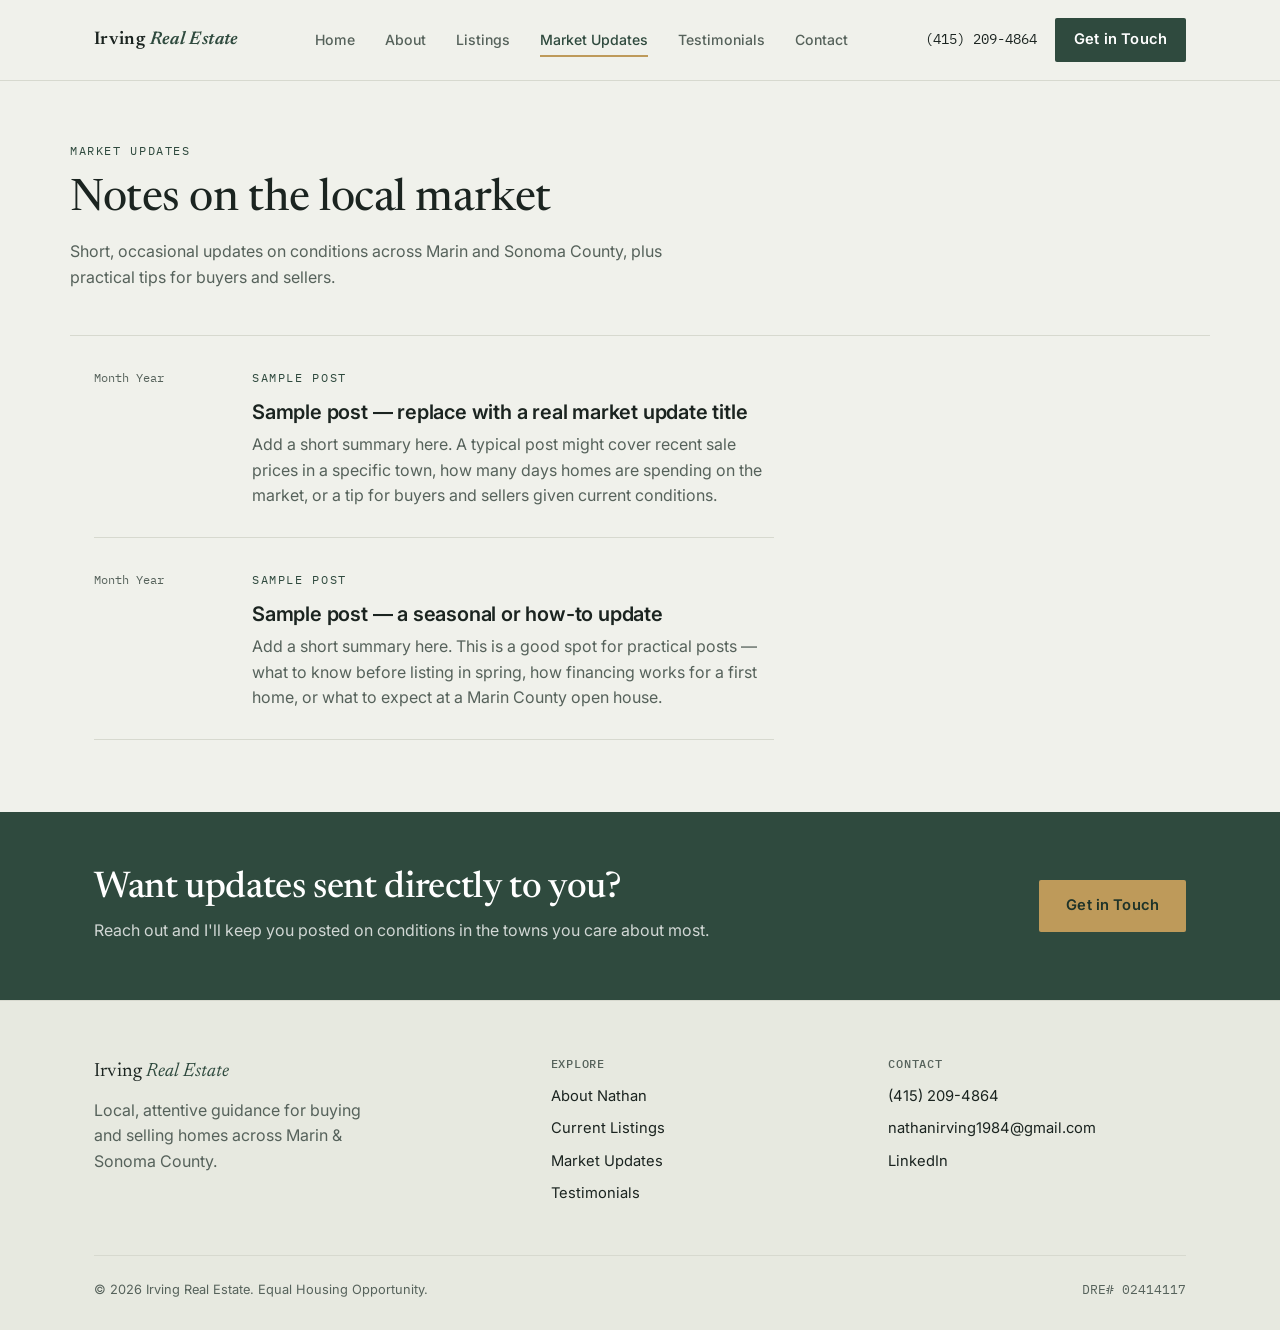
<file: market-updates.html>
<!doctype html>
<html lang="en">
<head>
  <meta charset="UTF-8">
  <meta name="viewport" content="width=device-width, initial-scale=1.0">
  <title>Market Updates | Irving Real Estate</title>
  <meta name="description" content="Local market updates for Marin and Sonoma County, CA from Nathan Irving.">
  <link rel="icon" href="images/favicon.svg" type="image/svg+xml">
  <link rel="preconnect" href="https://fonts.googleapis.com">
  <link rel="preconnect" href="https://fonts.gstatic.com" crossorigin>
  <link href="https://fonts.googleapis.com/css2?family=Newsreader:ital,opsz,wght@0,6..72,400;0,6..72,500;0,6..72,600;1,6..72,400;1,6..72,500&family=Inter:wght@400;500;600;700&family=IBM+Plex+Mono:wght@400;500&display=swap" rel="stylesheet">
  <link rel="stylesheet" href="css/styles.css">
</head>
<body>

  <header class="site-header">
    <nav class="nav">
      <a href="index.html" class="nav-brand">Irving <span>Real Estate</span></a>
      <button class="nav-toggle" aria-label="Toggle navigation menu" aria-expanded="false">
        <span></span><span></span><span></span>
      </button>
      <div class="nav-links">
        <a href="index.html">Home</a>
        <a href="about.html">About</a>
        <a href="listings.html">Listings</a>
        <a href="market-updates.html" aria-current="page">Market Updates</a>
        <a href="testimonials.html">Testimonials</a>
        <a href="contact.html">Contact</a>
      </div>
      <div class="nav-contact">
        <span class="nav-phone">(415) 209-4864</span>
        <a href="contact.html" class="btn btn--primary" style="padding:9px 18px;">Get in Touch</a>
      </div>
    </nav>
  </header>

  <main>
    <div class="page-banner container">
      <span class="eyebrow">Market Updates</span>
      <h1>Notes on the local market</h1>
      <p>Short, occasional updates on conditions across Marin and Sonoma County, plus practical tips for buyers and sellers.</p>
    </div>

    <section class="section" style="padding-top:0;">
      <div class="container">
        <div style="max-width:680px;">
          <div class="post-list" data-posts-list></div>
        </div>
      </div>
    </section>

    <section class="cta-banner">
      <div class="container cta-banner-inner">
        <div>
          <h2 style="margin-bottom:8px;">Want updates sent directly to you?</h2>
          <p>Reach out and I'll keep you posted on conditions in the towns you care about most.</p>
        </div>
        <div style="display:flex; gap:14px; flex-wrap:wrap;">
          <a href="contact.html" class="btn btn--accent">Get in Touch</a>
        </div>
      </div>
    </section>
  </main>

  <footer class="site-footer">
    <div class="container">
      <div class="footer-grid">
        <div>
          <div class="footer-brand">Irving <span>Real Estate</span></div>
          <p style="max-width:280px;">Local, attentive guidance for buying and selling homes across Marin &amp; Sonoma County.</p>
        </div>
        <div class="footer-col">
          <h4>Explore</h4>
          <a href="about.html">About Nathan</a>
          <a href="listings.html">Current Listings</a>
          <a href="market-updates.html">Market Updates</a>
          <a href="testimonials.html">Testimonials</a>
        </div>
        <div class="footer-col">
          <h4>Contact</h4>
          <a href="tel:+14152094864">(415) 209-4864</a>
          <a href="mailto:nathanirving1984@gmail.com">nathanirving1984@gmail.com</a>
          <a href="https://www.linkedin.com/in/nathan-irving-8bb08a265" target="_blank" rel="noopener">LinkedIn</a>
        </div>
      </div>
      <div class="footer-bottom">
        <span>&copy; <span data-current-year></span> Irving Real Estate. Equal Housing Opportunity.</span>
        <span class="license-note">DRE# 02414117 </span>
      </div>
    </div>
  </footer>

  <script src="js/data/market-posts-data.js"></script>
  <script src="js/market-updates.js"></script>
  <script src="js/nav.js"></script>
</body>
</html>
</file>
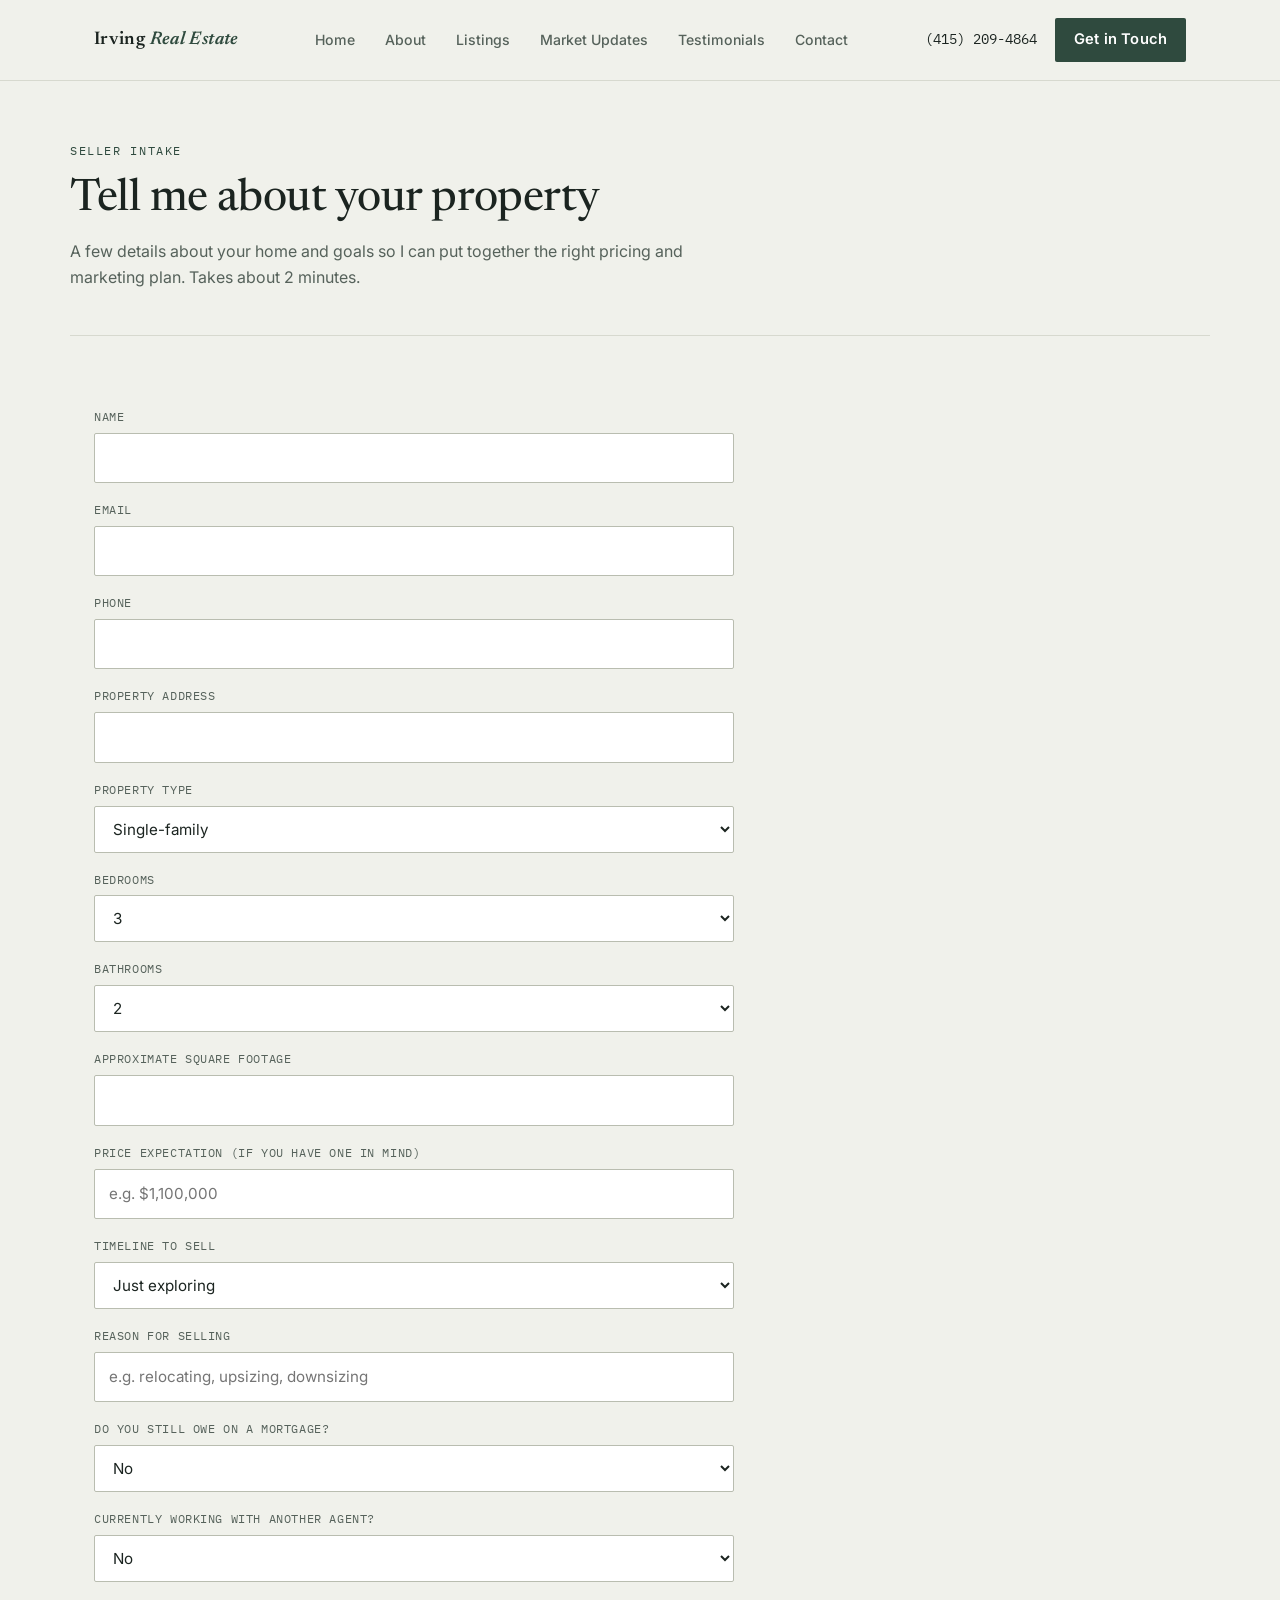
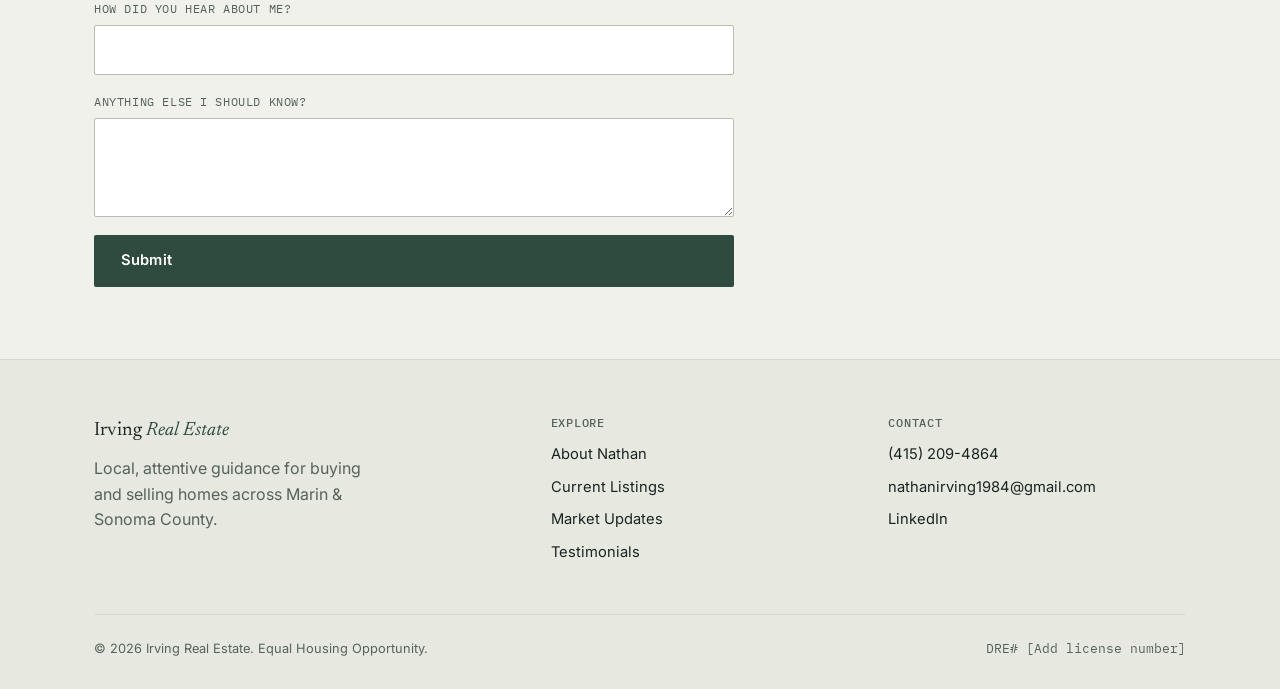
<file: seller-intake.html>
<!doctype html>
<html lang="en">
<head>
  <meta charset="UTF-8">
  <meta name="viewport" content="width=device-width, initial-scale=1.0">
  <title>Seller Intake Form | Irving Real Estate</title>
  <meta name="description" content="Tell Nathan Irving about your property and selling goals in Marin and Sonoma County, CA.">
  <link rel="icon" href="images/favicon.svg" type="image/svg+xml">
  <link rel="preconnect" href="https://fonts.googleapis.com">
  <link rel="preconnect" href="https://fonts.gstatic.com" crossorigin>
  <link href="https://fonts.googleapis.com/css2?family=Newsreader:ital,opsz,wght@0,6..72,400;0,6..72,500;0,6..72,600;1,6..72,400;1,6..72,500&family=Inter:wght@400;500;600;700&family=IBM+Plex+Mono:wght@400;500&display=swap" rel="stylesheet">
  <link rel="stylesheet" href="css/styles.css">
</head>
<body>

  <header class="site-header">
    <nav class="nav">
      <a href="index.html" class="nav-brand">Irving <span>Real Estate</span></a>
      <button class="nav-toggle" aria-label="Toggle navigation menu" aria-expanded="false">
        <span></span><span></span><span></span>
      </button>
      <div class="nav-links">
        <a href="index.html">Home</a>
        <a href="about.html">About</a>
        <a href="listings.html">Listings</a>
        <a href="market-updates.html">Market Updates</a>
        <a href="testimonials.html">Testimonials</a>
        <a href="contact.html">Contact</a>
      </div>
      <div class="nav-contact">
        <span class="nav-phone">(415) 209-4864</span>
        <a href="contact.html" class="btn btn--primary" style="padding:9px 18px;">Get in Touch</a>
      </div>
    </nav>
  </header>

  <main>
    <div class="page-banner container">
      <span class="eyebrow">Seller Intake</span>
      <h1>Tell me about your property</h1>
      <p>A few details about your home and goals so I can put together the right pricing and marketing plan. Takes about 2 minutes.</p>
    </div>

    <section class="section">
      <div class="container">
        <!--
          EDIT: Replace YOUR_FORM_ID with the endpoint from a
          NEW Formspree form created specifically for this page
          (don't reuse the contact form or buyer form endpoints).
        -->
        <form action="https://formspree.io/f/xqevdjjd" method="POST" class="form-grid" style="max-width:640px;">
          <div class="form-row">
            <label for="name">Name</label>
            <input type="text" id="name" name="name" required>
          </div>
          <div class="form-row">
            <label for="email">Email</label>
            <input type="email" id="email" name="email" required>
          </div>
          <div class="form-row">
            <label for="phone">Phone</label>
            <input type="tel" id="phone" name="phone">
          </div>
          <div class="form-row">
            <label for="address">Property address</label>
            <input type="text" id="address" name="address">
          </div>
          <div class="form-row">
            <label for="property_type">Property type</label>
            <select id="property_type" name="property_type">
              <option value="Single-family">Single-family</option>
              <option value="Condo">Condo</option>
              <option value="Townhouse">Townhouse</option>
              <option value="Multi-family">Multi-family</option>
              <option value="Land">Land</option>
            </select>
          </div>
          <div class="form-row">
            <label for="bedrooms">Bedrooms</label>
            <select id="bedrooms" name="bedrooms">
              <option value="1">1</option>
              <option value="2">2</option>
              <option value="3" selected>3</option>
              <option value="4">4</option>
              <option value="5+">5+</option>
            </select>
          </div>
          <div class="form-row">
            <label for="bathrooms">Bathrooms</label>
            <select id="bathrooms" name="bathrooms">
              <option value="1">1</option>
              <option value="2" selected>2</option>
              <option value="3">3</option>
              <option value="4+">4+</option>
            </select>
          </div>
          <div class="form-row">
            <label for="sqft">Approximate square footage</label>
            <input type="text" id="sqft" name="sqft">
          </div>
          <div class="form-row">
            <label for="price_expectation">Price expectation (if you have one in mind)</label>
            <input type="text" id="price_expectation" name="price_expectation" placeholder="e.g. $1,100,000">
          </div>
          <div class="form-row">
            <label for="timeline">Timeline to sell</label>
            <select id="timeline" name="timeline">
              <option value="Just exploring">Just exploring</option>
              <option value="3-6 months">3–6 months</option>
              <option value="ASAP">ASAP</option>
            </select>
          </div>
          <div class="form-row">
            <label for="reason">Reason for selling</label>
            <input type="text" id="reason" name="reason" placeholder="e.g. relocating, upsizing, downsizing">
          </div>
          <div class="form-row">
            <label for="mortgage_owed">Do you still owe on a mortgage?</label>
            <select id="mortgage_owed" name="mortgage_owed">
              <option value="No">No</option>
              <option value="Yes">Yes</option>
              <option value="Not sure">Not sure</option>
            </select>
          </div>
          <div class="form-row">
            <label for="other_agent">Currently working with another agent?</label>
            <select id="other_agent" name="other_agent">
              <option value="No">No</option>
              <option value="Yes">Yes</option>
            </select>
          </div>
          <div class="form-row">
            <label for="referral">How did you hear about me?</label>
            <input type="text" id="referral" name="referral">
          </div>
          <div class="form-row">
            <label for="notes">Anything else I should know?</label>
            <textarea id="notes" name="notes" rows="3"></textarea>
          </div>
          <button type="submit" class="btn btn--primary">Submit</button>
        </form>
      </div>
    </section>
  </main>

  <footer class="site-footer">
    <div class="container">
      <div class="footer-grid">
        <div>
          <div class="footer-brand">Irving <span>Real Estate</span></div>
          <p style="max-width:280px;">Local, attentive guidance for buying and selling homes across Marin &amp; Sonoma County.</p>
        </div>
        <div class="footer-col">
          <h4>Explore</h4>
          <a href="about.html">About Nathan</a>
          <a href="listings.html">Current Listings</a>
          <a href="market-updates.html">Market Updates</a>
          <a href="testimonials.html">Testimonials</a>
        </div>
        <div class="footer-col">
          <h4>Contact</h4>
          <a href="tel:+14152094864">(415) 209-4864</a>
          <a href="mailto:nathanirving1984@gmail.com">nathanirving1984@gmail.com</a>
          <a href="https://www.linkedin.com/in/nathan-irving-8bb08a265" target="_blank" rel="noopener">LinkedIn</a>
        </div>
      </div>
      <div class="footer-bottom">
        <span>&copy; <span data-current-year></span> Irving Real Estate. Equal Housing Opportunity.</span>
        <span class="license-note">DRE# [Add license number]</span>
      </div>
    </div>
  </footer>

  <script src="js/nav.js"></script>
</body>
</html>
</file>
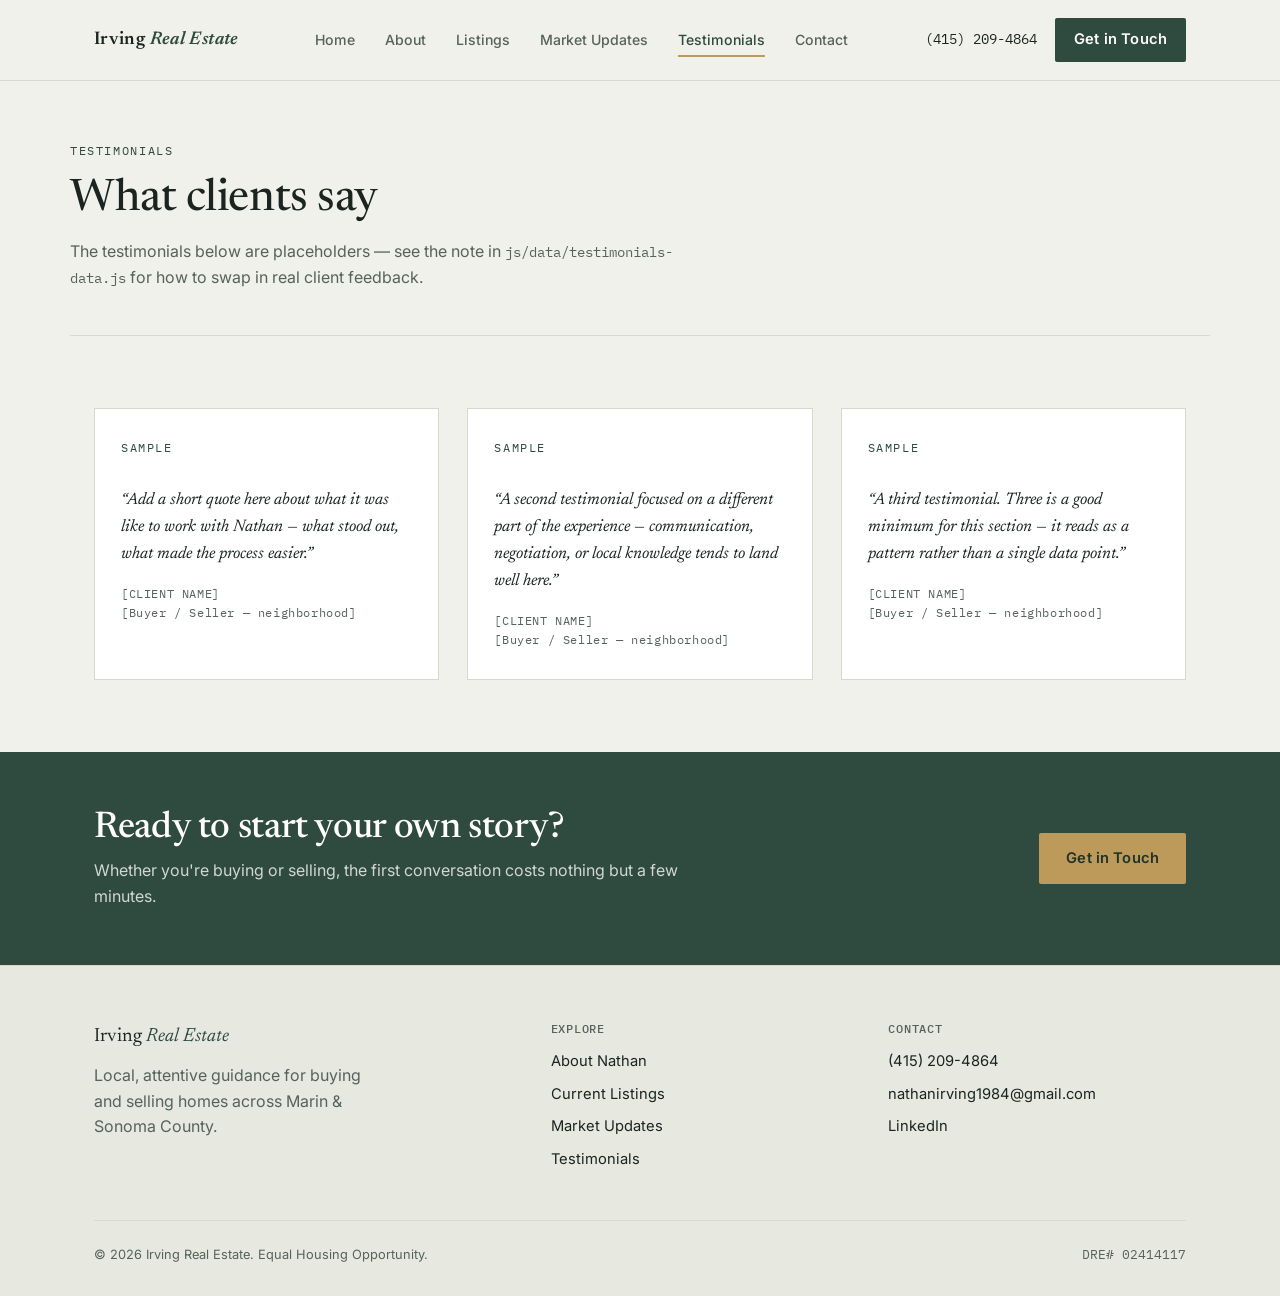
<file: testimonials.html>
<!doctype html>
<html lang="en">
<head>
  <meta charset="UTF-8">
  <meta name="viewport" content="width=device-width, initial-scale=1.0">
  <title>Testimonials | Irving Real Estate</title>
  <meta name="description" content="What clients say about working with Nathan Irving in Marin and Sonoma County, CA.">
  <link rel="icon" href="images/favicon.svg" type="image/svg+xml">
  <link rel="preconnect" href="https://fonts.googleapis.com">
  <link rel="preconnect" href="https://fonts.gstatic.com" crossorigin>
  <link href="https://fonts.googleapis.com/css2?family=Newsreader:ital,opsz,wght@0,6..72,400;0,6..72,500;0,6..72,600;1,6..72,400;1,6..72,500&family=Inter:wght@400;500;600;700&family=IBM+Plex+Mono:wght@400;500&display=swap" rel="stylesheet">
  <link rel="stylesheet" href="css/styles.css">
</head>
<body>

  <header class="site-header">
    <nav class="nav">
      <a href="index.html" class="nav-brand">Irving <span>Real Estate</span></a>
      <button class="nav-toggle" aria-label="Toggle navigation menu" aria-expanded="false">
        <span></span><span></span><span></span>
      </button>
      <div class="nav-links">
        <a href="index.html">Home</a>
        <a href="about.html">About</a>
        <a href="listings.html">Listings</a>
        <a href="market-updates.html">Market Updates</a>
        <a href="testimonials.html" aria-current="page">Testimonials</a>
        <a href="contact.html">Contact</a>
      </div>
      <div class="nav-contact">
        <span class="nav-phone">(415) 209-4864</span>
        <a href="contact.html" class="btn btn--primary" style="padding:9px 18px;">Get in Touch</a>
      </div>
    </nav>
  </header>

  <main>
    <div class="page-banner container">
      <span class="eyebrow">Testimonials</span>
      <h1>What clients say</h1>
      <p>The testimonials below are placeholders — see the note in <span style="font-family:var(--font-mono); font-size:0.85rem;">js/data/testimonials-data.js</span> for how to swap in real client feedback.</p>
    </div>

    <section class="section">
      <div class="container">
        <div class="testimonial-grid" data-testimonials-grid></div>
      </div>
    </section>

    <section class="cta-banner">
      <div class="container cta-banner-inner">
        <div>
          <h2 style="margin-bottom:8px;">Ready to start your own story?</h2>
          <p>Whether you're buying or selling, the first conversation costs nothing but a few minutes.</p>
        </div>
        <div style="display:flex; gap:14px; flex-wrap:wrap;">
          <a href="contact.html" class="btn btn--accent">Get in Touch</a>
        </div>
      </div>
    </section>
  </main>

  <footer class="site-footer">
    <div class="container">
      <div class="footer-grid">
        <div>
          <div class="footer-brand">Irving <span>Real Estate</span></div>
          <p style="max-width:280px;">Local, attentive guidance for buying and selling homes across Marin &amp; Sonoma County.</p>
        </div>
        <div class="footer-col">
          <h4>Explore</h4>
          <a href="about.html">About Nathan</a>
          <a href="listings.html">Current Listings</a>
          <a href="market-updates.html">Market Updates</a>
          <a href="testimonials.html">Testimonials</a>
        </div>
        <div class="footer-col">
          <h4>Contact</h4>
          <a href="tel:+14152094864">(415) 209-4864</a>
          <a href="mailto:nathanirving1984@gmail.com">nathanirving1984@gmail.com</a>
          <a href="https://www.linkedin.com/in/nathan-irving-8bb08a265" target="_blank" rel="noopener">LinkedIn</a>
        </div>
      </div>
      <div class="footer-bottom">
        <span>&copy; <span data-current-year></span> Irving Real Estate. Equal Housing Opportunity.</span>
        <span class="license-note">DRE# 02414117 </span>
      </div>
    </div>
  </footer>

  <script src="js/data/testimonials-data.js"></script>
  <script src="js/testimonials.js"></script>
  <script src="js/nav.js"></script>
</body>
</html>
</file>
<file: css/styles.css>
/* ============================================================
   IRVING REAL ESTATE — core stylesheet
   Design language: quiet, editorial, grounded in the fog-and-
   redwood landscape of Marin & Sonoma County rather than a
   generic "real estate" template look. A topographic contour
   line is the recurring signature motif (real estate = land).
   ============================================================ */

/* ---- Reset ---- */
*, *::before, *::after { box-sizing: border-box; }
html, body, h1, h2, h3, h4, p, figure, blockquote, dl, dd { margin: 0; }
html { scroll-behavior: smooth; }
body { min-height: 100vh; }
img, picture, svg { display: block; max-width: 100%; }
a { color: inherit; text-decoration: none; }
button { font: inherit; cursor: pointer; }
ul, ol { padding: 0; margin: 0; list-style: none; }

@media (prefers-reduced-motion: reduce) {
  html { scroll-behavior: auto; }
  *, *::before, *::after {
    animation-duration: 0.001ms !important;
    animation-iteration-count: 1 !important;
    transition-duration: 0.001ms !important;
    scroll-behavior: auto !important;
  }
}

/* ---- Design tokens ---- */
:root {
  --color-bg: #F0F1EB;
  --color-surface: #FFFFFF;
  --color-surface-alt: #E7E9E0;
  --color-ink: #1B2420;
  --color-ink-muted: #56625B;
  --color-primary: #2F4A3E;
  --color-primary-dark: #1E3329;
  --color-accent: #BE9A5A;
  --color-accent-soft: #E7DAC1;
  --color-line: #D7D9CF;
  --color-line-strong: #B9BDB0;
  --color-bg-rgb: 240, 241, 235;
  --font-display: 'Newsreader', Georgia, serif;
  --font-body: 'Inter', -apple-system, BlinkMacSystemFont, 'Segoe UI', sans-serif;
  --font-mono: 'IBM Plex Mono', 'SF Mono', Consolas, monospace;
  --container-w: 1140px;
  --container-pad: 24px;
  --radius: 2px;
}

/* ---- Base ---- */
body {
  background: var(--color-bg);
  color: var(--color-ink);
  font-family: var(--font-body);
  font-size: 16px;
  line-height: 1.6;
  -webkit-font-smoothing: antialiased;
}

h1, h2, h3, h4 {
  font-family: var(--font-display);
  font-weight: 500;
  line-height: 1.15;
  letter-spacing: -0.01em;
  color: var(--color-ink);
}

h1 { font-size: clamp(2.4rem, 5vw, 3.6rem); font-weight: 450; }
h2 { font-size: clamp(1.7rem, 3vw, 2.3rem); }
h3 { font-size: 1.25rem; font-weight: 600; font-family: var(--font-body); }

p { color: var(--color-ink-muted); max-width: 62ch; }

.italic { font-style: italic; }

a.text-link {
  color: var(--color-primary);
  border-bottom: 1px solid var(--color-line-strong);
  padding-bottom: 1px;
  transition: border-color 0.15s ease, color 0.15s ease;
}
a.text-link:hover { border-color: var(--color-primary); }

:focus-visible {
  outline: 2px solid var(--color-primary);
  outline-offset: 3px;
}

/* ---- Layout helpers ---- */
.container {
  width: 100%;
  max-width: var(--container-w);
  margin: 0 auto;
  padding: 0 var(--container-pad);
}

.section { padding: 72px 0; }
.section--tight { padding: 48px 0; }
.section--alt { background: var(--color-surface-alt); }

.eyebrow {
  font-family: var(--font-mono);
  font-size: 0.72rem;
  letter-spacing: 0.14em;
  text-transform: uppercase;
  color: var(--color-primary);
  display: inline-block;
  margin-bottom: 14px;
}

.section-head { max-width: 640px; margin-bottom: 44px; }
.section-head p { margin-top: 14px; }

/* ---- Contour line motif ---- */
.contour-divider {
  width: 100%;
  height: 28px;
  display: block;
  color: var(--color-line-strong);
  opacity: 0.9;
}

.contour-bg {
  position: absolute;
  inset: 0;
  width: 100%;
  height: 100%;
  z-index: 0;
  color: var(--color-primary);
  opacity: 0.16;
  pointer-events: none;
}

/* ---- Buttons ---- */
.btn {
  display: inline-flex;
  align-items: center;
  gap: 8px;
  padding: 13px 26px;
  font-family: var(--font-body);
  font-size: 0.92rem;
  font-weight: 600;
  letter-spacing: 0.01em;
  border-radius: var(--radius);
  border: 1px solid transparent;
  transition: transform 0.15s ease, background 0.15s ease, color 0.15s ease, border-color 0.15s ease;
  white-space: nowrap;
}
.btn:hover { transform: translateY(-1px); }
.btn--primary { background: var(--color-primary); color: #fff; }
.btn--primary:hover { background: var(--color-primary-dark); }
.btn--ghost { background: transparent; color: var(--color-ink); border-color: var(--color-line-strong); }
.btn--ghost:hover { border-color: var(--color-primary); color: var(--color-primary); }
.btn--accent { background: var(--color-accent); color: var(--color-primary-dark); }
.btn--accent:hover { background: #ab8849; }
.btn--block { width: 100%; justify-content: center; }

/* ---- Header / nav ---- */
.site-header {
  position: sticky;
  top: 0;
  z-index: 50;
  background: rgba(var(--color-bg-rgb), 0.92);
  backdrop-filter: blur(6px);
  border-bottom: 1px solid var(--color-line);
}

.nav {
  display: flex;
  align-items: center;
  justify-content: space-between;
  padding: 18px var(--container-pad);
  max-width: var(--container-w);
  margin: 0 auto;
}

.nav-brand { font-family: var(--font-display); font-size: 1.15rem; font-weight: 600; letter-spacing: 0.02em; }
.nav-brand span { color: var(--color-primary); font-style: italic; }

.nav-links { display: flex; align-items: center; gap: 30px; }
.nav-links a {
  font-size: 0.88rem;
  font-weight: 500;
  color: var(--color-ink-muted);
  transition: color 0.15s ease;
  position: relative;
}
.nav-links a:hover, .nav-links a[aria-current="page"] { color: var(--color-primary); }
.nav-links a[aria-current="page"]::after {
  content: "";
  position: absolute;
  left: 0; right: 0; bottom: -6px;
  height: 2px;
  background: var(--color-accent);
}

.nav-contact { display: flex; align-items: center; gap: 18px; }
.nav-phone { font-family: var(--font-mono); font-size: 0.85rem; color: var(--color-ink); }

.nav-toggle {
  display: none;
  background: none;
  border: none;
  flex-direction: column;
  gap: 5px;
  padding: 6px;
}
.nav-toggle span { width: 22px; height: 2px; background: var(--color-ink); display: block; }

@media (max-width: 860px) {
  .nav-links {
    position: fixed;
    top: 68px; left: 0; right: 0;
    background: var(--color-bg);
    border-bottom: 1px solid var(--color-line);
    flex-direction: column;
    align-items: flex-start;
    gap: 0;
    padding: 8px var(--container-pad) 18px;
    display: none;
  }
  .nav-links.is-open { display: flex; }
  .nav-links a { width: 100%; padding: 12px 0; border-bottom: 1px solid var(--color-line); }
  .nav-phone { display: none; }
  .nav-toggle { display: flex; }
}

/* ---- Hero ---- */
.hero {
  position: relative;
  overflow: hidden;
  padding: 90px 0 80px;
  border-bottom: 1px solid var(--color-line);
}
.hero-inner { position: relative; z-index: 1; max-width: 680px; }
.hero h1 { margin-bottom: 22px; }
.hero p.lede { font-size: 1.08rem; margin-bottom: 34px; }
.hero-actions { display: flex; gap: 14px; flex-wrap: wrap; }

.page-banner {
  padding: 56px 0 44px;
  border-bottom: 1px solid var(--color-line);
}
.page-banner h1 { font-size: clamp(2rem, 4vw, 2.8rem); }
.page-banner p { margin-top: 14px; }

/* ---- Value props triptych ---- */
.triptych {
  display: grid;
  grid-template-columns: repeat(3, 1fr);
  gap: 0;
  border-top: 1px solid var(--color-line);
}
.triptych-item { padding: 32px 30px; border-right: 1px solid var(--color-line); }
.triptych-item:last-child { border-right: none; }
.triptych-item h3 { margin-bottom: 10px; }
.triptych-item p { font-size: 0.95rem; }

@media (max-width: 760px) {
  .triptych { grid-template-columns: 1fr; }
  .triptych-item { border-right: none; border-bottom: 1px solid var(--color-line); }
}

/* ---- Cards ---- */
.card {
  background: var(--color-surface);
  border: 1px solid var(--color-line);
  display: flex;
  flex-direction: column;
  transition: border-color 0.15s ease, transform 0.15s ease;
}
.card:hover { border-color: var(--color-line-strong); }

.badge-sample {
  position: absolute;
  top: 14px; left: 14px;
  z-index: 2;
  background: var(--color-primary-dark);
  color: #fff;
  font-family: var(--font-mono);
  font-size: 0.65rem;
  letter-spacing: 0.08em;
  text-transform: uppercase;
  padding: 5px 9px;
}

.photo-placeholder {
  position: relative;
  width: 100%;
  aspect-ratio: 4 / 3;
  background: linear-gradient(135deg, var(--color-surface-alt) 0%, var(--color-bg) 100%);
  display: flex;
  align-items: center;
  justify-content: center;
  flex-direction: column;
  gap: 8px;
  color: var(--color-ink-muted);
  border-bottom: 1px solid var(--color-line);
}
.photo-placeholder svg { width: 34px; height: 34px; opacity: 0.55; }
.photo-placeholder span { font-family: var(--font-mono); font-size: 0.7rem; letter-spacing: 0.06em; text-transform: uppercase; }

.monogram {
  width: 220px;
  height: 220px;
  border-radius: 50%;
  background: var(--color-primary);
  color: #fff;
  font-family: var(--font-display);
  font-size: 3.4rem;
  font-style: italic;
  display: flex;
  align-items: center;
  justify-content: center;
  flex-shrink: 0;
}

/* ---- Listings grid ---- */
.listings-toolbar { display: flex; align-items: center; justify-content: space-between; flex-wrap: wrap; gap: 16px; margin-bottom: 32px; }
.filter-group { display: flex; gap: 8px; flex-wrap: wrap; }
.filter-btn {
  font-family: var(--font-mono);
  font-size: 0.74rem;
  letter-spacing: 0.05em;
  text-transform: uppercase;
  padding: 8px 14px;
  border: 1px solid var(--color-line-strong);
  background: transparent;
  color: var(--color-ink-muted);
  transition: all 0.15s ease;
}
.filter-btn.is-active, .filter-btn:hover { background: var(--color-primary); color: #fff; border-color: var(--color-primary); }

.listings-grid { display: grid; grid-template-columns: repeat(3, 1fr); gap: 28px; }
@media (max-width: 980px) { .listings-grid { grid-template-columns: repeat(2, 1fr); } }
@media (max-width: 640px) { .listings-grid { grid-template-columns: 1fr; } }

.listing-card { position: relative; }
.listing-card .status-tag {
  position: absolute;
  top: 14px; right: 14px;
  z-index: 2;
  font-family: var(--font-mono);
  font-size: 0.65rem;
  letter-spacing: 0.06em;
  text-transform: uppercase;
  padding: 5px 9px;
  background: var(--color-accent);
  color: var(--color-primary-dark);
}
.listing-card .status-tag.status-pending { background: #C8C2A9; }
.listing-card .status-tag.status-sold { background: var(--color-ink-muted); color: #fff; }

.listing-body { padding: 20px 22px 24px; display: flex; flex-direction: column; gap: 10px; flex: 1; }
.listing-price { font-family: var(--font-mono); font-size: 1.15rem; color: var(--color-primary-dark); font-weight: 600; }
.listing-address { font-size: 0.95rem; color: var(--color-ink); }
.listing-address .city { color: var(--color-ink-muted); }
.listing-specs { display: flex; gap: 16px; font-family: var(--font-mono); font-size: 0.78rem; color: var(--color-ink-muted); margin-top: 4px; }
.listing-card a.card-link { margin-top: auto; padding-top: 8px; font-size: 0.85rem; font-weight: 600; color: var(--color-primary); }

.empty-state { padding: 60px 20px; text-align: center; border: 1px dashed var(--color-line-strong); color: var(--color-ink-muted); font-family: var(--font-mono); font-size: 0.85rem; }

/* ---- Listing detail ---- */
.listing-detail-grid { display: grid; grid-template-columns: 1.3fr 1fr; gap: 48px; align-items: start; }
@media (max-width: 860px) { .listing-detail-grid { grid-template-columns: 1fr; } }

.gallery-main { aspect-ratio: 4 / 3; margin-bottom: 12px; }
.gallery-thumbs { display: flex; gap: 10px; flex-wrap: wrap; }
.gallery-thumbs button { width: 76px; height: 56px; border: 1px solid var(--color-line); background: var(--color-surface-alt); padding: 0; overflow: hidden; }
.gallery-thumbs img { width: 100%; height: 100%; object-fit: cover; }
.gallery-thumbs button.is-active { border-color: var(--color-primary); }

.spec-table { width: 100%; border-collapse: collapse; margin: 22px 0; }
.spec-table tr { border-bottom: 1px solid var(--color-line); }
.spec-table td { padding: 11px 0; font-size: 0.92rem; }
.spec-table td:first-child { color: var(--color-ink-muted); font-family: var(--font-mono); font-size: 0.78rem; text-transform: uppercase; letter-spacing: 0.04em; width: 40%; }

.detail-panel { border: 1px solid var(--color-line); padding: 28px; }
.back-link { display: inline-flex; align-items: center; gap: 6px; margin-bottom: 24px; font-size: 0.85rem; color: var(--color-ink-muted); }
.back-link:hover { color: var(--color-primary); }

/* ---- Testimonials ---- */
.testimonial-grid { display: grid; grid-template-columns: repeat(3, 1fr); gap: 28px; }
@media (max-width: 980px) { .testimonial-grid { grid-template-columns: 1fr 1fr; } }
@media (max-width: 640px) { .testimonial-grid { grid-template-columns: 1fr; } }

.testimonial-card { padding: 30px 26px; border: 1px solid var(--color-line); background: var(--color-surface); display: flex; flex-direction: column; gap: 16px; }
.testimonial-quote { font-family: var(--font-display); font-style: italic; font-size: 1.05rem; color: var(--color-ink); }
.testimonial-name { font-family: var(--font-mono); font-size: 0.75rem; text-transform: uppercase; letter-spacing: 0.05em; color: var(--color-ink-muted); margin-top: auto; }

/* ---- Market updates ---- */
.post-list { display: flex; flex-direction: column; }
.post-row { display: grid; grid-template-columns: 130px 1fr; gap: 28px; padding: 28px 0; border-bottom: 1px solid var(--color-line); }
.post-date { font-family: var(--font-mono); font-size: 0.78rem; color: var(--color-ink-muted); padding-top: 4px; }
.post-row h3 { margin-bottom: 8px; }
@media (max-width: 600px) { .post-row { grid-template-columns: 1fr; gap: 8px; } }

/* ---- Service areas ---- */
.areas-grid { display: grid; grid-template-columns: repeat(2, 1fr); gap: 36px; }
@media (max-width: 700px) { .areas-grid { grid-template-columns: 1fr; } }
.areas-col h3 { font-family: var(--font-mono); font-size: 0.8rem; text-transform: uppercase; letter-spacing: 0.06em; color: var(--color-primary); margin-bottom: 14px; font-weight: 600; }
.areas-col ul { display: flex; flex-wrap: wrap; gap: 10px 0; }
.areas-col li { width: 50%; font-size: 0.94rem; padding: 7px 0; border-bottom: 1px solid var(--color-line); }

/* ---- Forms ---- */
.form-grid { display: grid; gap: 18px; max-width: 560px; }
.form-row { display: flex; flex-direction: column; gap: 6px; }
.form-row label { font-family: var(--font-mono); font-size: 0.74rem; text-transform: uppercase; letter-spacing: 0.05em; color: var(--color-ink-muted); }
.form-row input, .form-row textarea { font: inherit; font-size: 0.95rem; padding: 12px 14px; border: 1px solid var(--color-line-strong); background: var(--color-surface); color: var(--color-ink); border-radius: var(--radius); }
.form-row input:focus, .form-row textarea:focus { outline: 2px solid var(--color-primary); outline-offset: 1px; }
.form-note { font-size: 0.82rem; color: var(--color-ink-muted); margin-top: 4px; }

.intake-grid { display: grid; grid-template-columns: 1fr 1fr; gap: 24px; }
@media (max-width: 700px) { .intake-grid { grid-template-columns: 1fr; } }
.intake-card { padding: 28px; border: 1px solid var(--color-line); background: var(--color-surface); }
.intake-card h3 { margin-bottom: 8px; }
.intake-card p { font-size: 0.92rem; margin-bottom: 18px; }

.contact-row { display: flex; flex-wrap: wrap; gap: 28px; margin: 28px 0 8px; }
.contact-row a { display: flex; align-items: center; gap: 10px; font-weight: 600; }
.contact-row svg { width: 18px; height: 18px; color: var(--color-primary); }

/* ---- CTA banner ---- */
.cta-banner { background: var(--color-primary); color: #fff; padding: 56px 0; }
.cta-banner h2 { color: #fff; }
.cta-banner p { color: rgba(255,255,255,0.78); }
.cta-banner-inner { display: flex; align-items: center; justify-content: space-between; gap: 30px; flex-wrap: wrap; }
.cta-banner .btn--ghost { border-color: rgba(255,255,255,0.45); color: #fff; }
.cta-banner .btn--ghost:hover { border-color: #fff; background: rgba(255,255,255,0.08); }

/* ---- Footer ---- */
.site-footer { border-top: 1px solid var(--color-line); padding: 56px 0 30px; background: var(--color-surface-alt); }
.footer-grid { display: grid; grid-template-columns: 1.4fr 1fr 1fr; gap: 40px; margin-bottom: 40px; }
@media (max-width: 760px) { .footer-grid { grid-template-columns: 1fr; gap: 28px; } }
.footer-brand { font-family: var(--font-display); font-size: 1.2rem; margin-bottom: 10px; }
.footer-brand span { color: var(--color-primary); font-style: italic; }
.footer-col h4 { font-family: var(--font-mono); font-size: 0.75rem; text-transform: uppercase; letter-spacing: 0.06em; color: var(--color-ink-muted); margin-bottom: 14px; }
.footer-col li, .footer-col a { font-size: 0.92rem; margin-bottom: 9px; display: block; }
.footer-col a:hover { color: var(--color-primary); }
.footer-bottom { display: flex; justify-content: space-between; flex-wrap: wrap; gap: 12px; padding-top: 24px; border-top: 1px solid var(--color-line); font-size: 0.8rem; color: var(--color-ink-muted); }
.footer-bottom .license-note { font-family: var(--font-mono); }

/* ---- Responsive two-column layouts ---- */
.about-split { display: grid; grid-template-columns: 220px 1fr; gap: 40px; align-items: center; }
.bio-split { display: grid; grid-template-columns: 260px 1fr; gap: 48px; align-items: start; }
.contact-split { display: grid; grid-template-columns: 1fr 1fr; gap: 56px; }
@media (max-width: 700px) {
  .about-split, .bio-split, .contact-split { grid-template-columns: 1fr; gap: 24px; }
  .about-split .monogram { justify-self: center; }
}
.form-row select {
  font: inherit;
  font-size: 0.95rem;
  padding: 12px 14px;
  border: 1px solid var(--color-line-strong);
  background: var(--color-surface);
  color: var(--color-ink);
  border-radius: var(--radius);
}
.form-row select:focus { outline: 2px solid var(--color-primary); outline-offset: 1px; }

/* ---- Misc ---- */
.mt-0 { margin-top: 0; }
.text-center { text-align: center; }
.visually-hidden { position: absolute; width: 1px; height: 1px; overflow: hidden; clip: rect(0,0,0,0); white-space: nowrap; }
</file>
